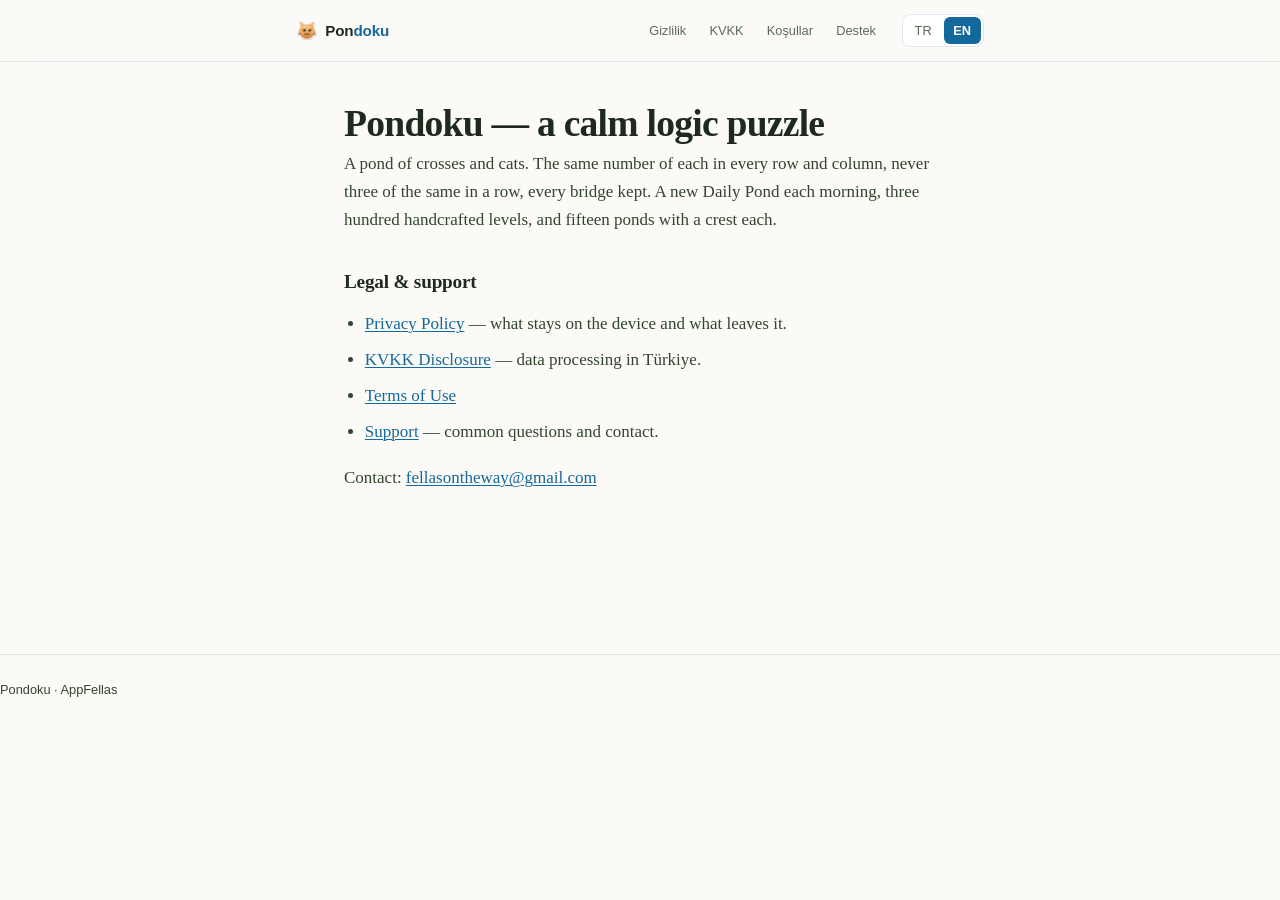
<file: index.html>
<!doctype html>
<html lang="tr">
<head>
<meta charset="utf-8">
<meta name="viewport" content="width=device-width, initial-scale=1">
<title>Pondoku — Yasal ve destek</title>
<meta name="description" content="Pondoku için gizlilik politikası, KVKK aydınlatma metni, kullanım koşulları ve destek.">
<link rel="icon" href="icon.png">
<link rel="stylesheet" href="style.css">
</head>
<body data-title-tr="Pondoku — Yasal ve destek" data-title-en="Pondoku — Legal & support">

<header>
  <div class="bar">
    <a class="brand" href="index.html"><img src="icon.png" alt="">Pon<span>doku</span></a>
    <nav class="chrome">
      <a href="privacy.html">Gizlilik</a>
      <a href="kvkk.html">KVKK</a>
      <a href="terms.html">Koşullar</a>
      <a href="support.html">Destek</a>
    </nav>
    <div class="lang">
      <button type="button" data-set-lang="tr" aria-pressed="true">TR</button>
      <button type="button" data-set-lang="en" aria-pressed="false">EN</button>
    </div>
  </div>
</header>

<main>

<div data-lang="tr" class="active">
  <h1>Pondoku — sakin bir mantık bulmacası</h1>
  <p>Gölet dolusu çarpı ve kedi. Her satır ve sütunda eşit sayıda, aynısından üç
  tane yan yana gelmeden, köprülere uyarak. Her sabah yeni bir Günün Göleti,
  üç yüz el yapımı bölüm, on beş gölet ve her birinin bir arması.</p>

  <h2>Yasal ve destek</h2>
  <ul>
    <li><a href="privacy.html">Gizlilik Politikası</a> — ne cihazda kalır, ne cihazdan çıkar.</li>
    <li><a href="kvkk.html">KVKK Aydınlatma Metni</a> — Türkiye'de veri işleme.</li>
    <li><a href="terms.html">Kullanım Koşulları</a></li>
    <li><a href="support.html">Destek</a> — sık sorulanlar ve iletişim.</li>
  </ul>
  <p>İletişim: <a href="mailto:fellasontheway@gmail.com">fellasontheway@gmail.com</a></p>
</div>

<div data-lang="en">
  <h1>Pondoku — a calm logic puzzle</h1>
  <p>A pond of crosses and cats. The same number of each in every row and
  column, never three of the same in a row, every bridge kept. A new Daily Pond
  each morning, three hundred handcrafted levels, and fifteen ponds with a crest
  each.</p>

  <h2>Legal &amp; support</h2>
  <ul>
    <li><a href="privacy.html">Privacy Policy</a> — what stays on the device and what leaves it.</li>
    <li><a href="kvkk.html">KVKK Disclosure</a> — data processing in Türkiye.</li>
    <li><a href="terms.html">Terms of Use</a></li>
    <li><a href="support.html">Support</a> — common questions and contact.</li>
  </ul>
  <p>Contact: <a href="mailto:fellasontheway@gmail.com">fellasontheway@gmail.com</a></p>
</div>

</main>

<footer>
  <p>Pondoku · AppFellas</p>
</footer>

<script src="lang.js"></script>
</body>
</html>
</file>
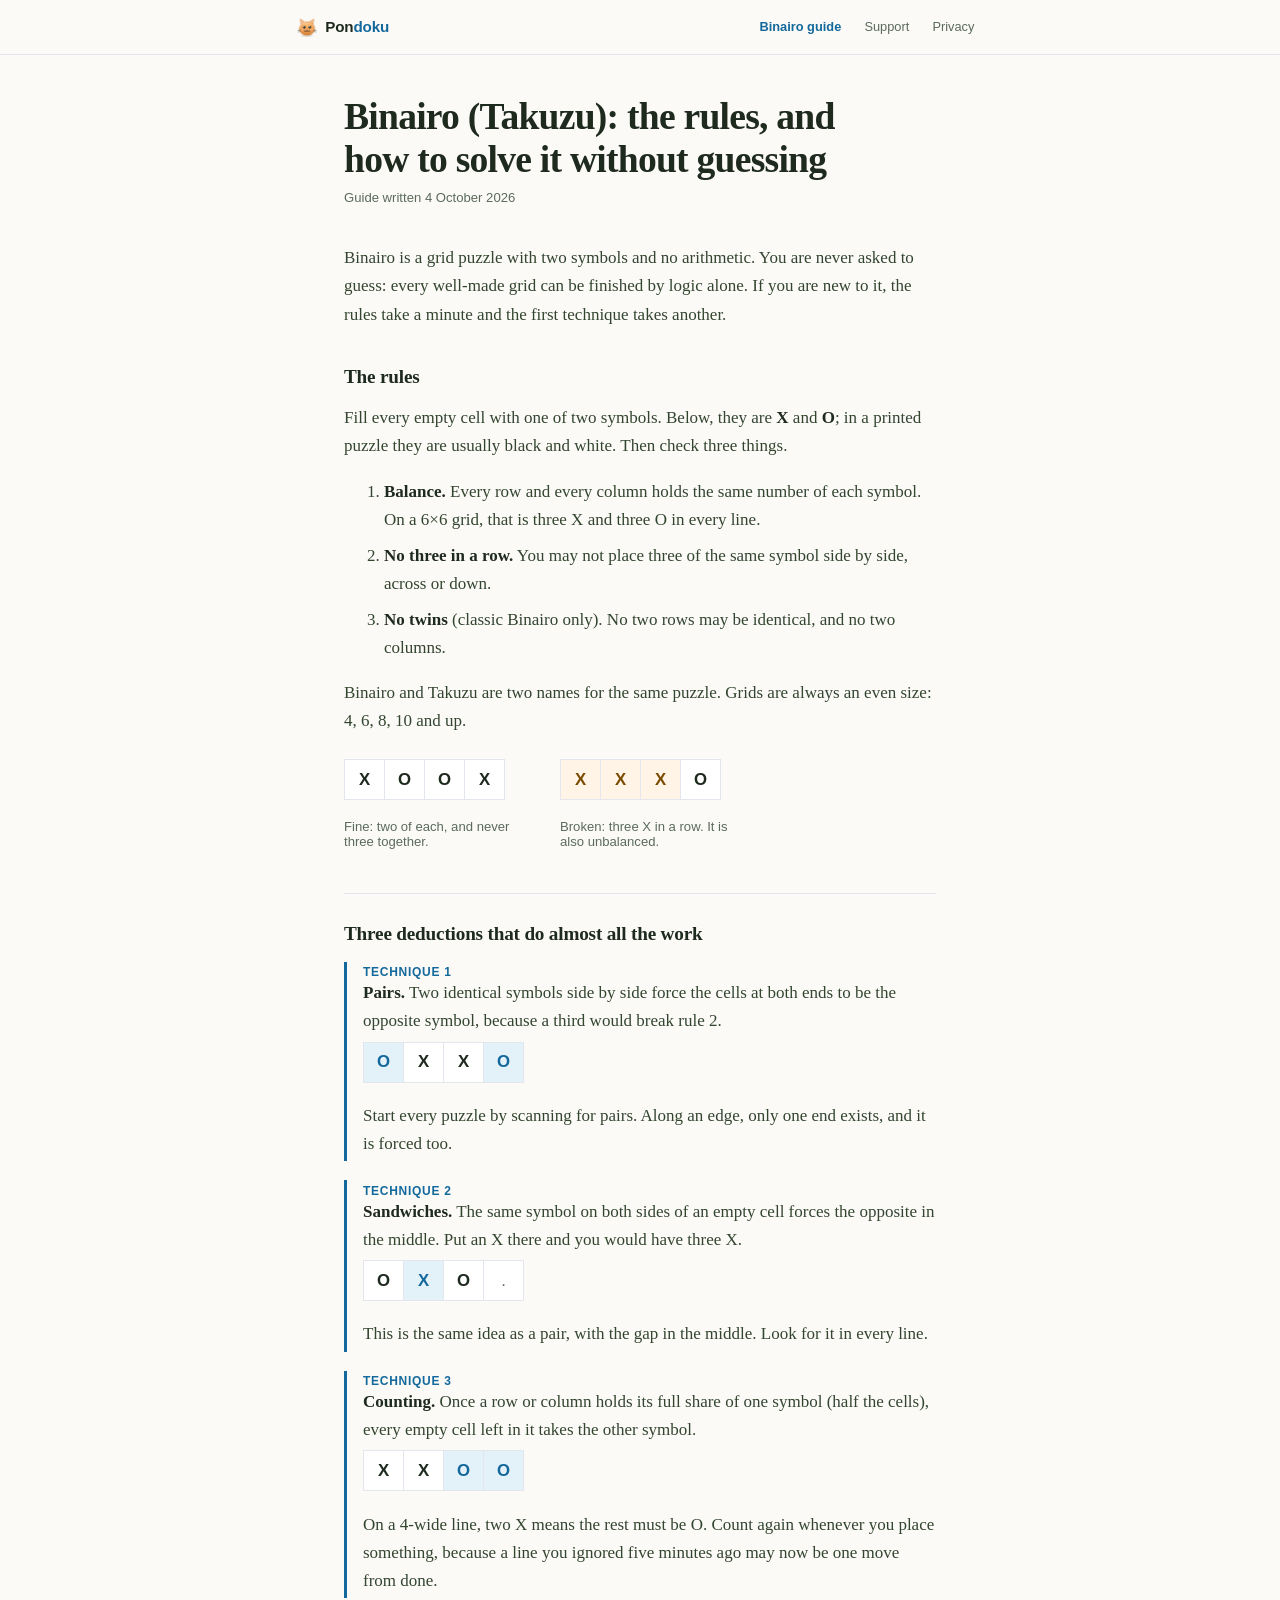
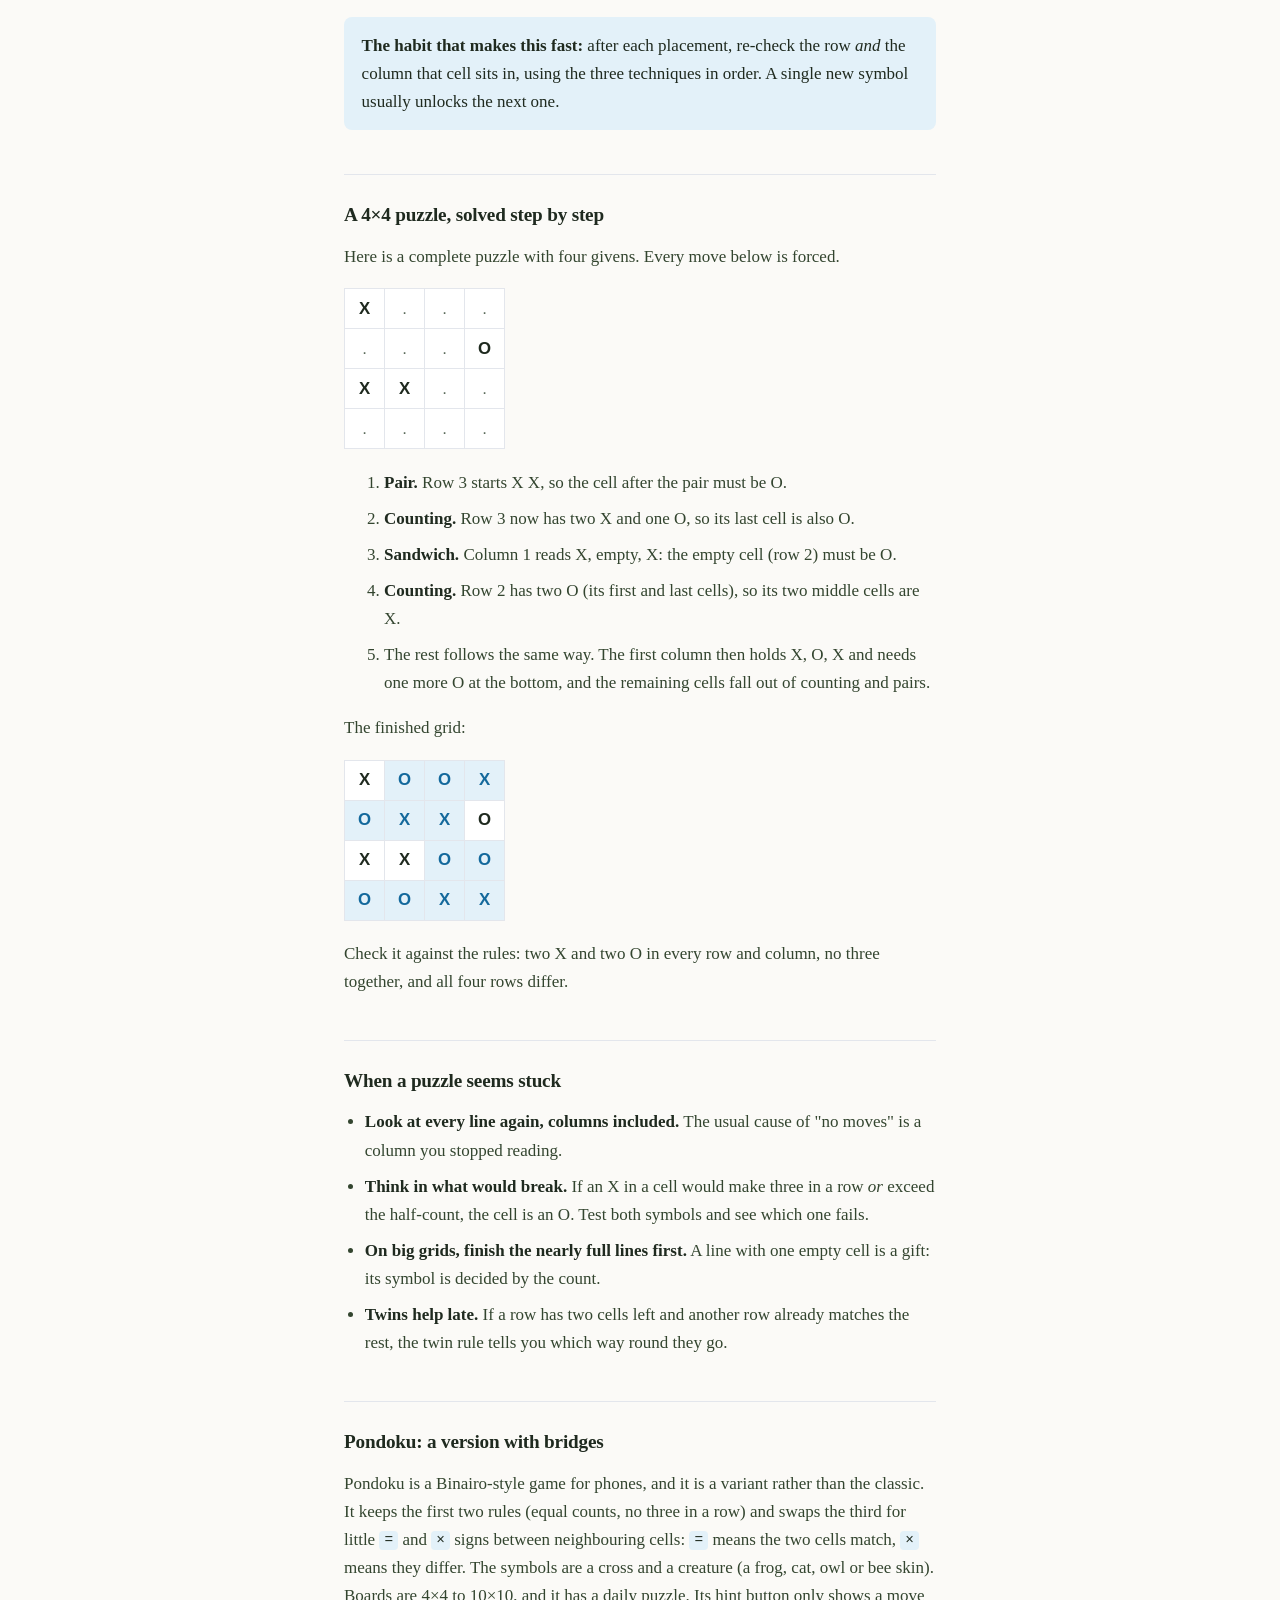
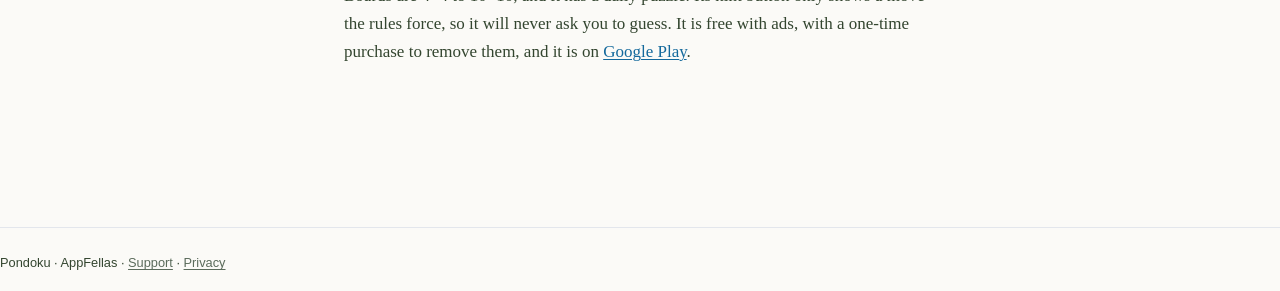
<file: binairo-rules.html>
<!doctype html>
<html lang="en">
<head>
<meta charset="utf-8">
<meta name="viewport" content="width=device-width, initial-scale=1">
<title>Binairo (Takuzu) rules and how to solve it, with a worked 4x4 example</title>
<meta name="description" content="The rules of Binairo, also called Takuzu, and the three deductions that solve most grids: pairs, sandwiches and counting. A 4x4 puzzle is solved step by step.">
<link rel="canonical" href="https://ibrahimbilgic.github.io/pondoku-legal/binairo-rules.html">
<link rel="icon" href="icon.png">
<link rel="stylesheet" href="style.css">
<style>
.g{border-collapse:collapse;margin:.4rem 0 1.2rem;font-family:-apple-system,BlinkMacSystemFont,'Segoe UI',Roboto,sans-serif}
.g td{width:2.5rem;height:2.5rem;text-align:center;border:1px solid var(--rule);background:var(--surface);color:var(--ink);font-weight:700;font-size:1.05rem}
.g td.e{color:var(--ink-mute);font-weight:400}
.g td.new{background:var(--accent-bg);color:var(--accent)}
.g td.bad{background:var(--warn-bg);color:var(--warn-ink)}
.pair{display:flex;flex-wrap:wrap;gap:1.5rem}
.pair figure{margin:0}
.pair figcaption{font:.82rem -apple-system,BlinkMacSystemFont,'Segoe UI',Roboto,sans-serif;color:var(--ink-mute);max-width:12rem}
.ladder{counter-reset:l;list-style:none;padding:0}
.ladder li{counter-increment:l;border-left:3px solid var(--accent);padding:.2rem 0 .2rem 1rem;margin:0 0 1.2rem}
.ladder li::before{content:"Technique " counter(l);display:block;font:600 .75rem -apple-system,BlinkMacSystemFont,'Segoe UI',Roboto,sans-serif;letter-spacing:.06em;text-transform:uppercase;color:var(--accent)}
.note{background:var(--accent-bg);border-radius:8px;padding:.9rem 1.1rem;margin:0 0 1.2rem}
</style>
<script type="application/ld+json">
{"@context":"https://schema.org","@type":"FAQPage","mainEntity":[
{"@type":"Question","name":"What are the rules of Binairo (Takuzu)?","acceptedAnswer":{"@type":"Answer","text":"Fill every cell of the grid with one of two symbols. Each row and each column must contain the same number of each symbol, and no row or column may have three of the same symbol in a row. In the classic game, no two rows may be identical and no two columns may be identical."}},
{"@type":"Question","name":"How do you solve Binairo without guessing?","acceptedAnswer":{"@type":"Answer","text":"Use three deductions. When two identical symbols sit side by side, both ends of the pair must be the other symbol. When the same symbol sits on both sides of a gap, the gap must be the other symbol. When a row or column already holds half of the cells in one symbol, every empty cell in it must be the other symbol."}},
{"@type":"Question","name":"Is Binairo the same as Takuzu?","acceptedAnswer":{"@type":"Answer","text":"Yes. Binairo and Takuzu are two names for the same binary logic puzzle, also seen as Tic-Tac-Logic or Binary Puzzle."}}
]}
</script>
</head>
<body>
<header>
  <div class="bar">
    <a class="brand" href="index.html"><img src="icon.png" alt="">Pon<span>doku</span></a>
    <nav class="chrome">
      <a href="binairo-rules.html" aria-current="page">Binairo guide</a>
      <a href="support.html">Support</a>
      <a href="privacy.html">Privacy</a>
    </nav>
  </div>
</header>

<main>
<h1>Binairo (Takuzu): the rules, and how to solve it without guessing</h1>
<p class="updated">Guide written 4 October 2026</p>

<p>Binairo is a grid puzzle with two symbols and no arithmetic. You are never asked to guess: every well-made grid can be
finished by logic alone. If you are new to it, the rules take a minute and the first technique takes another.</p>

<h2>The rules</h2>
<p>Fill every empty cell with one of two symbols. Below, they are <strong>X</strong> and <strong>O</strong>; in a printed
puzzle they are usually black and white. Then check three things.</p>
<ol>
  <li><strong>Balance.</strong> Every row and every column holds the same number of each symbol. On a 6&times;6 grid,
  that is three X and three O in every line.</li>
  <li><strong>No three in a row.</strong> You may not place three of the same symbol side by side, across or down.</li>
  <li><strong>No twins</strong> (classic Binairo only). No two rows may be identical, and no two columns.</li>
</ol>
<p>Binairo and Takuzu are two names for the same puzzle. Grids are always an even size: 4, 6, 8, 10 and up.</p>

<div class="pair">
  <figure>
    <table class="g"><tr><td>X</td><td>O</td><td>O</td><td>X</td></tr></table>
    <figcaption>Fine: two of each, and never three together.</figcaption>
  </figure>
  <figure>
    <table class="g"><tr><td class="bad">X</td><td class="bad">X</td><td class="bad">X</td><td>O</td></tr></table>
    <figcaption>Broken: three X in a row. It is also unbalanced.</figcaption>
  </figure>
</div>

<h2>Three deductions that do almost all the work</h2>
<ul class="ladder">
  <li><strong>Pairs.</strong> Two identical symbols side by side force the cells at both ends to be the opposite symbol,
  because a third would break rule 2.
  <table class="g"><tr><td class="new">O</td><td>X</td><td>X</td><td class="new">O</td></tr></table>
  Start every puzzle by scanning for pairs. Along an edge, only one end exists, and it is forced too.</li>

  <li><strong>Sandwiches.</strong> The same symbol on both sides of an empty cell forces the opposite in the middle. Put an
  X there and you would have three X.
  <table class="g"><tr><td>O</td><td class="new">X</td><td>O</td><td class="e">.</td></tr></table>
  This is the same idea as a pair, with the gap in the middle. Look for it in every line.</li>

  <li><strong>Counting.</strong> Once a row or column holds its full share of one symbol (half the cells), every empty cell
  left in it takes the other symbol.
  <table class="g"><tr><td>X</td><td>X</td><td class="new">O</td><td class="new">O</td></tr></table>
  On a 4-wide line, two X means the rest must be O. Count again whenever you place something, because a line you ignored
  five minutes ago may now be one move from done.</li>
</ul>

<div class="note"><strong>The habit that makes this fast:</strong> after each placement, re-check the row <em>and</em> the
column that cell sits in, using the three techniques in order. A single new symbol usually unlocks the next one.</div>

<h2>A 4&times;4 puzzle, solved step by step</h2>
<p>Here is a complete puzzle with four givens. Every move below is forced.</p>
<table class="g">
  <tr><td>X</td><td class="e">.</td><td class="e">.</td><td class="e">.</td></tr>
  <tr><td class="e">.</td><td class="e">.</td><td class="e">.</td><td>O</td></tr>
  <tr><td>X</td><td>X</td><td class="e">.</td><td class="e">.</td></tr>
  <tr><td class="e">.</td><td class="e">.</td><td class="e">.</td><td class="e">.</td></tr>
</table>
<ol>
  <li><strong>Pair.</strong> Row 3 starts X X, so the cell after the pair must be O.</li>
  <li><strong>Counting.</strong> Row 3 now has two X and one O, so its last cell is also O.</li>
  <li><strong>Sandwich.</strong> Column 1 reads X, empty, X: the empty cell (row 2) must be O.</li>
  <li><strong>Counting.</strong> Row 2 has two O (its first and last cells), so its two middle cells are X.</li>
  <li>The rest follows the same way. The first column then holds X, O, X and needs one more O at the bottom, and
  the remaining cells fall out of counting and pairs.</li>
</ol>
<p>The finished grid:</p>
<table class="g">
  <tr><td>X</td><td class="new">O</td><td class="new">O</td><td class="new">X</td></tr>
  <tr><td class="new">O</td><td class="new">X</td><td class="new">X</td><td>O</td></tr>
  <tr><td>X</td><td>X</td><td class="new">O</td><td class="new">O</td></tr>
  <tr><td class="new">O</td><td class="new">O</td><td class="new">X</td><td class="new">X</td></tr>
</table>
<p>Check it against the rules: two X and two O in every row and column, no three together, and all four rows differ.</p>

<h2>When a puzzle seems stuck</h2>
<ul>
  <li><strong>Look at every line again, columns included.</strong> The usual cause of "no moves" is a column you stopped reading.</li>
  <li><strong>Think in what would break.</strong> If an X in a cell would make three in a row <em>or</em> exceed the
  half-count, the cell is an O. Test both symbols and see which one fails.</li>
  <li><strong>On big grids, finish the nearly full lines first.</strong> A line with one empty cell is a gift: its symbol is
  decided by the count.</li>
  <li><strong>Twins help late.</strong> If a row has two cells left and another row already matches the rest, the twin rule
  tells you which way round they go.</li>
</ul>

<h2>Pondoku: a version with bridges</h2>
<p>Pondoku is a Binairo-style game for phones, and it is a variant rather than the classic. It keeps the first two rules (equal
counts, no three in a row) and swaps the third for little <code>=</code> and <code>&times;</code> signs between neighbouring
cells: <code>=</code> means the two cells match, <code>&times;</code> means they differ. The symbols are a cross and a creature
(a frog, cat, owl or bee skin). Boards are 4&times;4 to 10&times;10, and it has a daily puzzle. Its hint button only shows a
move the rules force, so it will never ask you to guess. It is free with ads, with a one-time purchase to remove them, and it
is on
<a href="https://play.google.com/store/apps/details?id=com.appfellas.pondoku&amp;referrer=utm_source%3Dweb%26utm_medium%3Drules_page%26utm_campaign%3Dorganic">Google Play</a>.</p>
</main>

<footer>
  <p>Pondoku &middot; AppFellas &middot; <a href="support.html">Support</a> &middot; <a href="privacy.html">Privacy</a></p>
</footer>
</body>
</html>
</file>
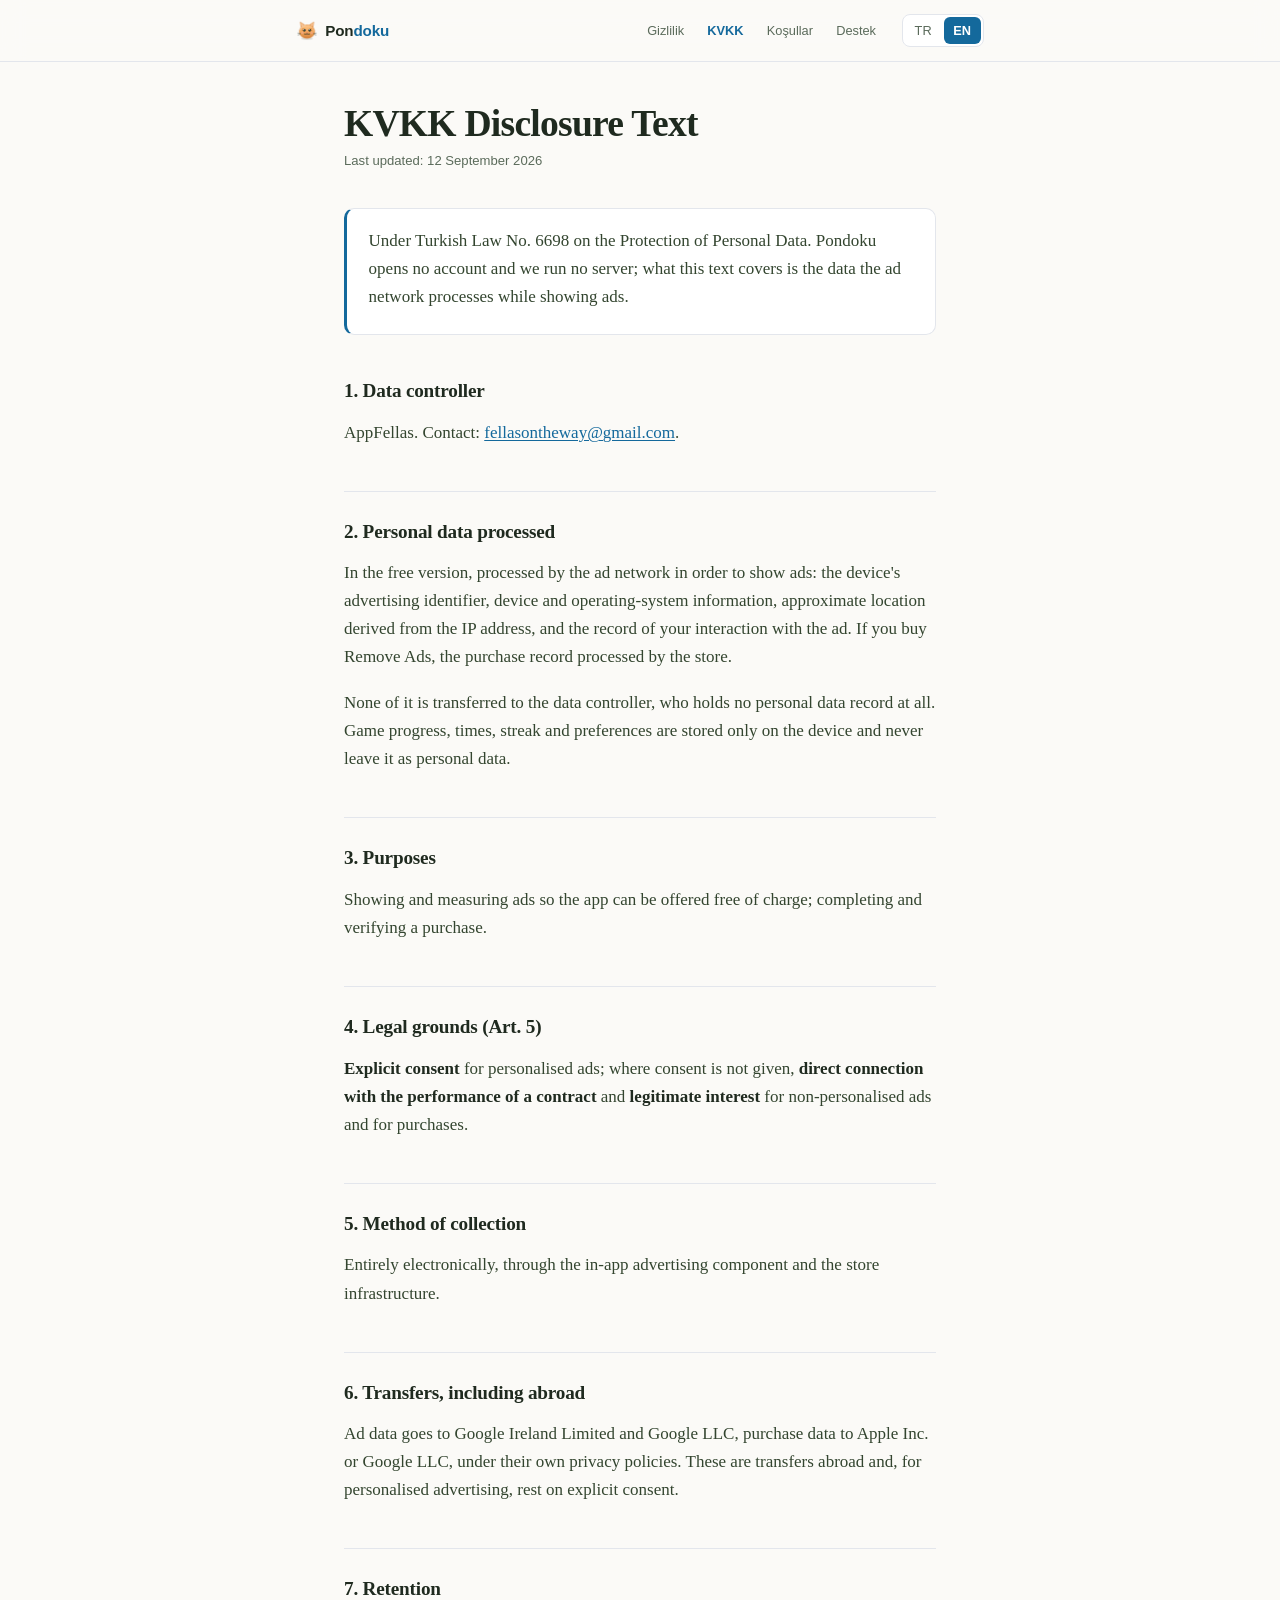
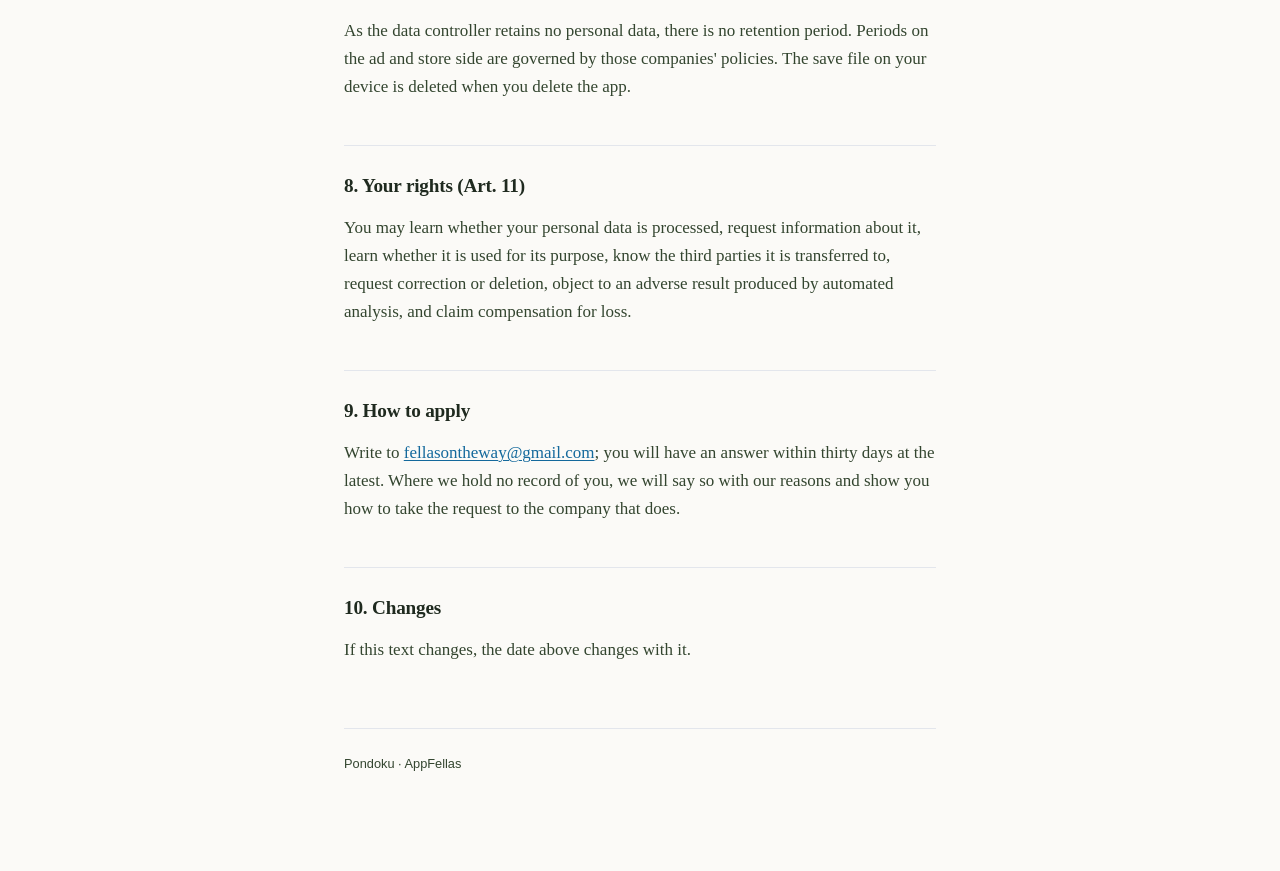
<file: kvkk.html>
<!doctype html>
<html lang="tr">
<head>
<meta charset="utf-8">
<meta name="viewport" content="width=device-width, initial-scale=1">
<title>Pondoku — KVKK Aydınlatma Metni</title>
<meta name="description" content="Pondoku KVKK aydınlatma metni: veri sorumlusu, işlenen veriler, hukuki sebep, aktarım ve haklar.">
<link rel="icon" href="icon.png">
<link rel="stylesheet" href="style.css">
</head>
<body data-title-tr="Pondoku — KVKK Aydınlatma Metni" data-title-en="Pondoku — KVKK Disclosure Text">

<header>
  <div class="bar">
    <a class="brand" href="index.html"><img src="icon.png" alt="">Pon<span>doku</span></a>
    <nav class="chrome">
      <a href="privacy.html">Gizlilik</a>
      <a href="kvkk.html" aria-current="page">KVKK</a>
      <a href="terms.html">Koşullar</a>
      <a href="support.html">Destek</a>
    </nav>
    <div class="lang">
      <button type="button" data-set-lang="tr" aria-pressed="true">TR</button>
      <button type="button" data-set-lang="en" aria-pressed="false">EN</button>
    </div>
  </div>
</header>

<main>

<div data-lang="tr" class="active">
  <h1>KVKK Aydınlatma Metni</h1>
  <p class="updated">Son güncelleme: 12 Eylül 2026</p>

  <div class="ozet">
    <p>6698 sayılı Kişisel Verilerin Korunması Kanunu kapsamında. Pondoku bir
    hesap açmaz ve bizim bir sunucumuz yoktur; bu metnin konusu, reklam
    gösterimi sırasında reklam ağı tarafından işlenen veridir.</p>
  </div>

  <h2>1. Veri sorumlusu</h2>
  <p>AppFellas. İletişim:
  <a href="mailto:fellasontheway@gmail.com">fellasontheway@gmail.com</a>.</p>

  <h2>2. İşlenen kişisel veriler</h2>
  <p>Uygulamanın ücretsiz sürümünde, reklam gösterimi için reklam ağı tarafından
  işlenenler: cihazın reklam kimliği, cihaz ve işletim sistemi bilgisi, IP
  adresinden çıkarılan yaklaşık konum ve reklamla etkileşim kaydı. Reklamları
  kaldırmayı satın alırsan mağaza tarafından işlenen satın alma kaydı.</p>
  <p>Bunların hiçbiri veri sorumlusuna aktarılmaz; veri sorumlusunun elinde
  tuttuğu bir kişisel veri kaydı bulunmamaktadır. Oyun ilerlemesi, süreler,
  seri ve tercihler yalnız cihazda saklanır ve kişisel veri olarak dışarı
  çıkmaz.</p>

  <h2>3. İşleme amaçları</h2>
  <p>Uygulamanın ücretsiz sunulabilmesi için reklam gösterimi ve ölçümü;
  satın alma işleminin tamamlanması ve doğrulanması.</p>

  <h2>4. Hukuki sebepler (KVKK m.5)</h2>
  <p>Kişiselleştirilmiş reklam için <strong>açık rıza</strong> (m.5/1); rıza
  verilmediğinde kişiselleştirilmemiş reklam gösterimi ve satın alma işlemi için
  <strong>sözleşmenin kurulması veya ifasıyla doğrudan ilgili olma</strong>
  (m.5/2-c) ve <strong>meşru menfaat</strong> (m.5/2-f).</p>

  <h2>5. Toplama yöntemi</h2>
  <p>Tamamen elektronik olarak, uygulama içindeki reklam bileşeni ve mağaza
  altyapısı aracılığıyla.</p>

  <h2>6. Aktarım ve yurt dışına aktarım</h2>
  <p>Reklam verisi Google Ireland Limited ve Google LLC'ye, satın alma verisi
  Apple Inc. ya da Google LLC'ye, kendi gizlilik politikaları kapsamında
  aktarılır. Bu aktarım yurt dışına aktarım niteliğindedir ve
  kişiselleştirilmiş reklam bakımından açık rızaya dayanır.</p>

  <h2>7. Saklama süresi</h2>
  <p>Veri sorumlusu nezdinde saklanan kişisel veri bulunmadığından bir saklama
  süresi de bulunmamaktadır. Reklam ve mağaza tarafındaki süreler ilgili
  şirketlerin politikalarına tabidir. Cihazdaki oyun kaydı, uygulamayı
  sildiğinde silinir.</p>

  <h2>8. İlgili kişinin hakları (KVKK m.11)</h2>
  <p>Kişisel verinin işlenip işlenmediğini öğrenme, işlenmişse bilgi talep etme,
  amacına uygun kullanılıp kullanılmadığını öğrenme, aktarıldığı üçüncü kişileri
  bilme, düzeltilmesini veya silinmesini isteme, otomatik sistemlerle yapılan
  analiz sonucu aleyhine bir sonuç doğmasına itiraz etme ve zararın giderilmesini
  talep etme haklarına sahipsin.</p>

  <h2>9. Başvuru yolu</h2>
  <p>Başvurularını <a href="mailto:fellasontheway@gmail.com">fellasontheway@gmail.com</a>
  adresine iletebilirsin; en geç otuz gün içinde yanıtlanır. Bizde bir kaydın
  olmadığı hâllerde bunu gerekçesiyle bildiririz ve talebini doğrudan ilgili
  şirkete nasıl ileteceğini gösteririz.</p>

  <h2>10. Değişiklikler</h2>
  <p>Metin değişirse üstündeki tarih değişir.</p>
</div>

<div data-lang="en">
  <h1>KVKK Disclosure Text</h1>
  <p class="updated">Last updated: 12 September 2026</p>

  <div class="ozet">
    <p>Under Turkish Law No. 6698 on the Protection of Personal Data. Pondoku
    opens no account and we run no server; what this text covers is the data
    the ad network processes while showing ads.</p>
  </div>

  <h2>1. Data controller</h2>
  <p>AppFellas. Contact:
  <a href="mailto:fellasontheway@gmail.com">fellasontheway@gmail.com</a>.</p>

  <h2>2. Personal data processed</h2>
  <p>In the free version, processed by the ad network in order to show ads: the
  device's advertising identifier, device and operating-system information,
  approximate location derived from the IP address, and the record of your
  interaction with the ad. If you buy Remove Ads, the purchase record processed
  by the store.</p>
  <p>None of it is transferred to the data controller, who holds no personal
  data record at all. Game progress, times, streak and preferences are stored
  only on the device and never leave it as personal data.</p>

  <h2>3. Purposes</h2>
  <p>Showing and measuring ads so the app can be offered free of charge;
  completing and verifying a purchase.</p>

  <h2>4. Legal grounds (Art. 5)</h2>
  <p><strong>Explicit consent</strong> for personalised ads; where consent is
  not given, <strong>direct connection with the performance of a contract</strong>
  and <strong>legitimate interest</strong> for non-personalised ads and for
  purchases.</p>

  <h2>5. Method of collection</h2>
  <p>Entirely electronically, through the in-app advertising component and the
  store infrastructure.</p>

  <h2>6. Transfers, including abroad</h2>
  <p>Ad data goes to Google Ireland Limited and Google LLC, purchase data to
  Apple Inc. or Google LLC, under their own privacy policies. These are
  transfers abroad and, for personalised advertising, rest on explicit consent.</p>

  <h2>7. Retention</h2>
  <p>As the data controller retains no personal data, there is no retention
  period. Periods on the ad and store side are governed by those companies'
  policies. The save file on your device is deleted when you delete the app.</p>

  <h2>8. Your rights (Art. 11)</h2>
  <p>You may learn whether your personal data is processed, request information
  about it, learn whether it is used for its purpose, know the third parties it
  is transferred to, request correction or deletion, object to an adverse result
  produced by automated analysis, and claim compensation for loss.</p>

  <h2>9. How to apply</h2>
  <p>Write to <a href="mailto:fellasontheway@gmail.com">fellasontheway@gmail.com</a>;
  you will have an answer within thirty days at the latest. Where we hold no
  record of you, we will say so with our reasons and show you how to take the
  request to the company that does.</p>

  <h2>10. Changes</h2>
  <p>If this text changes, the date above changes with it.</p>
</div>



<footer>
  <p>Pondoku · AppFellas</p>
</footer>

<script src="lang.js"></script>
</body>
</html>
</file>
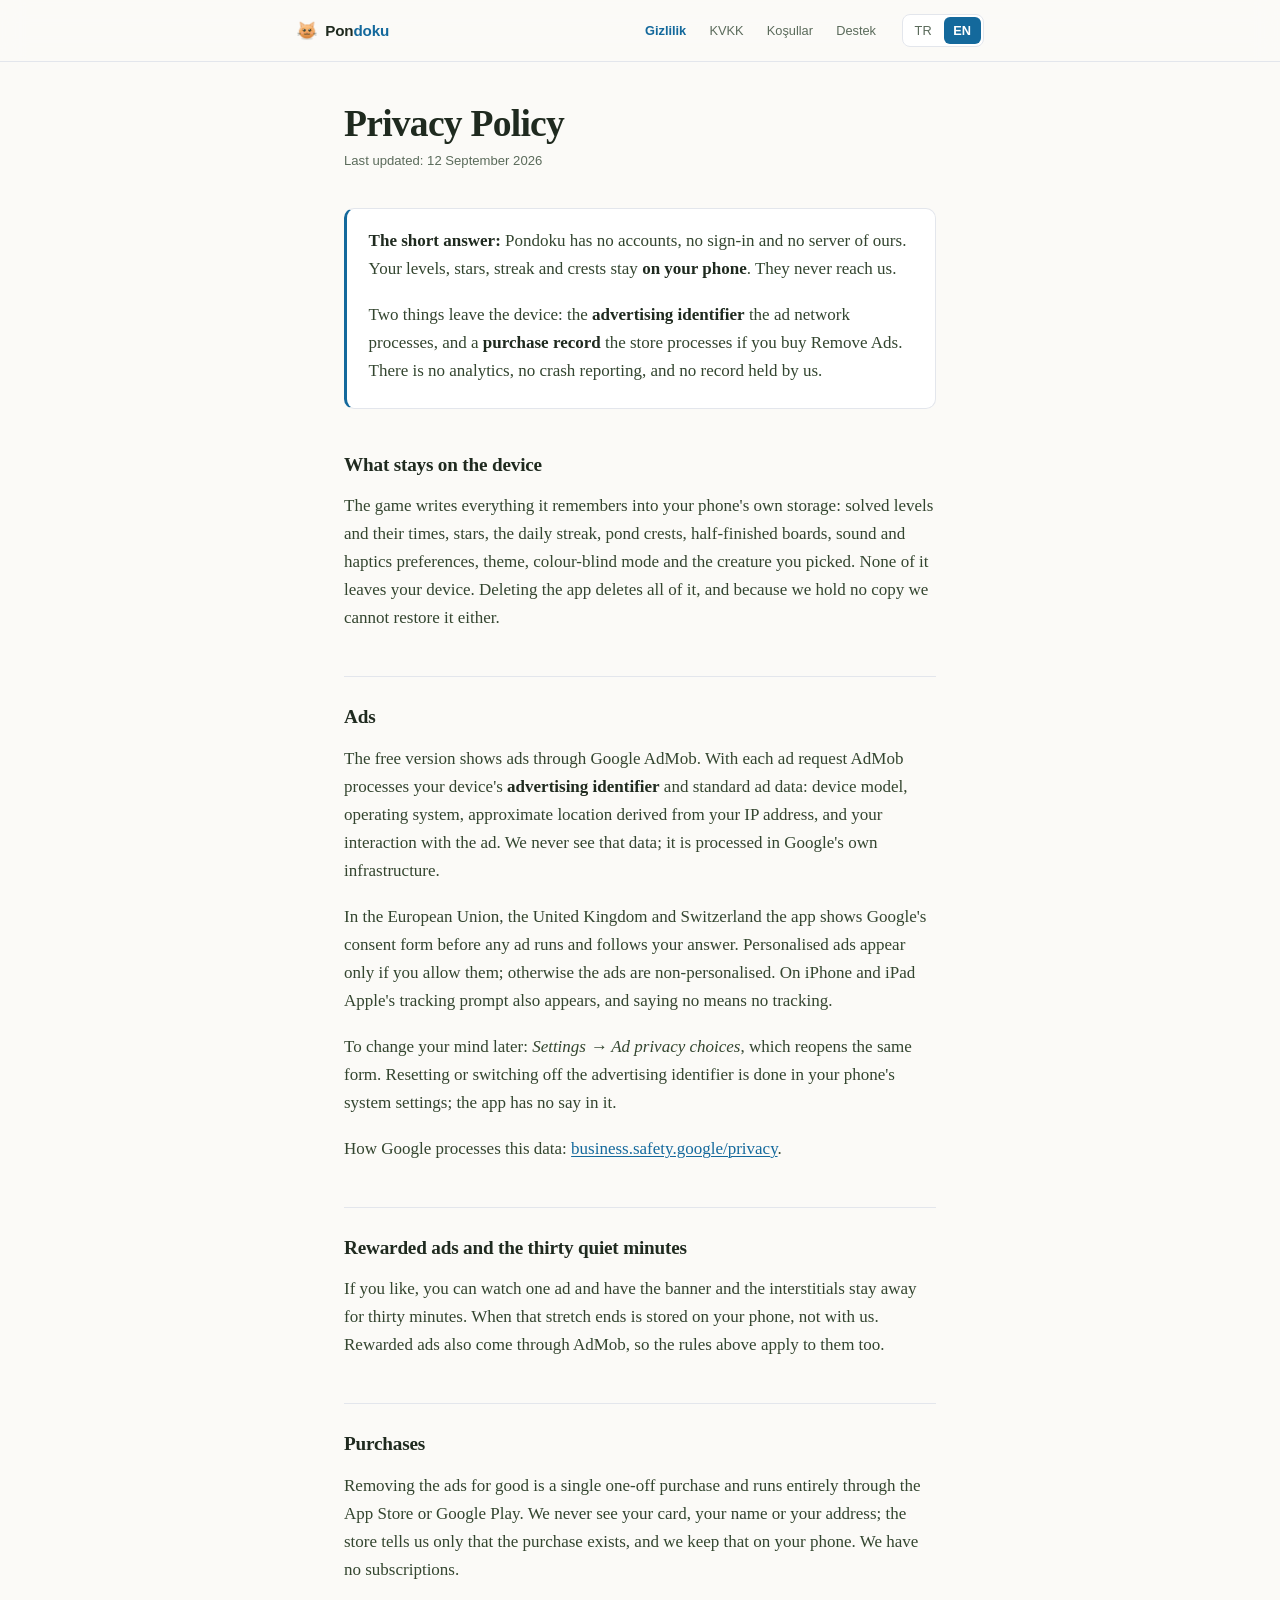
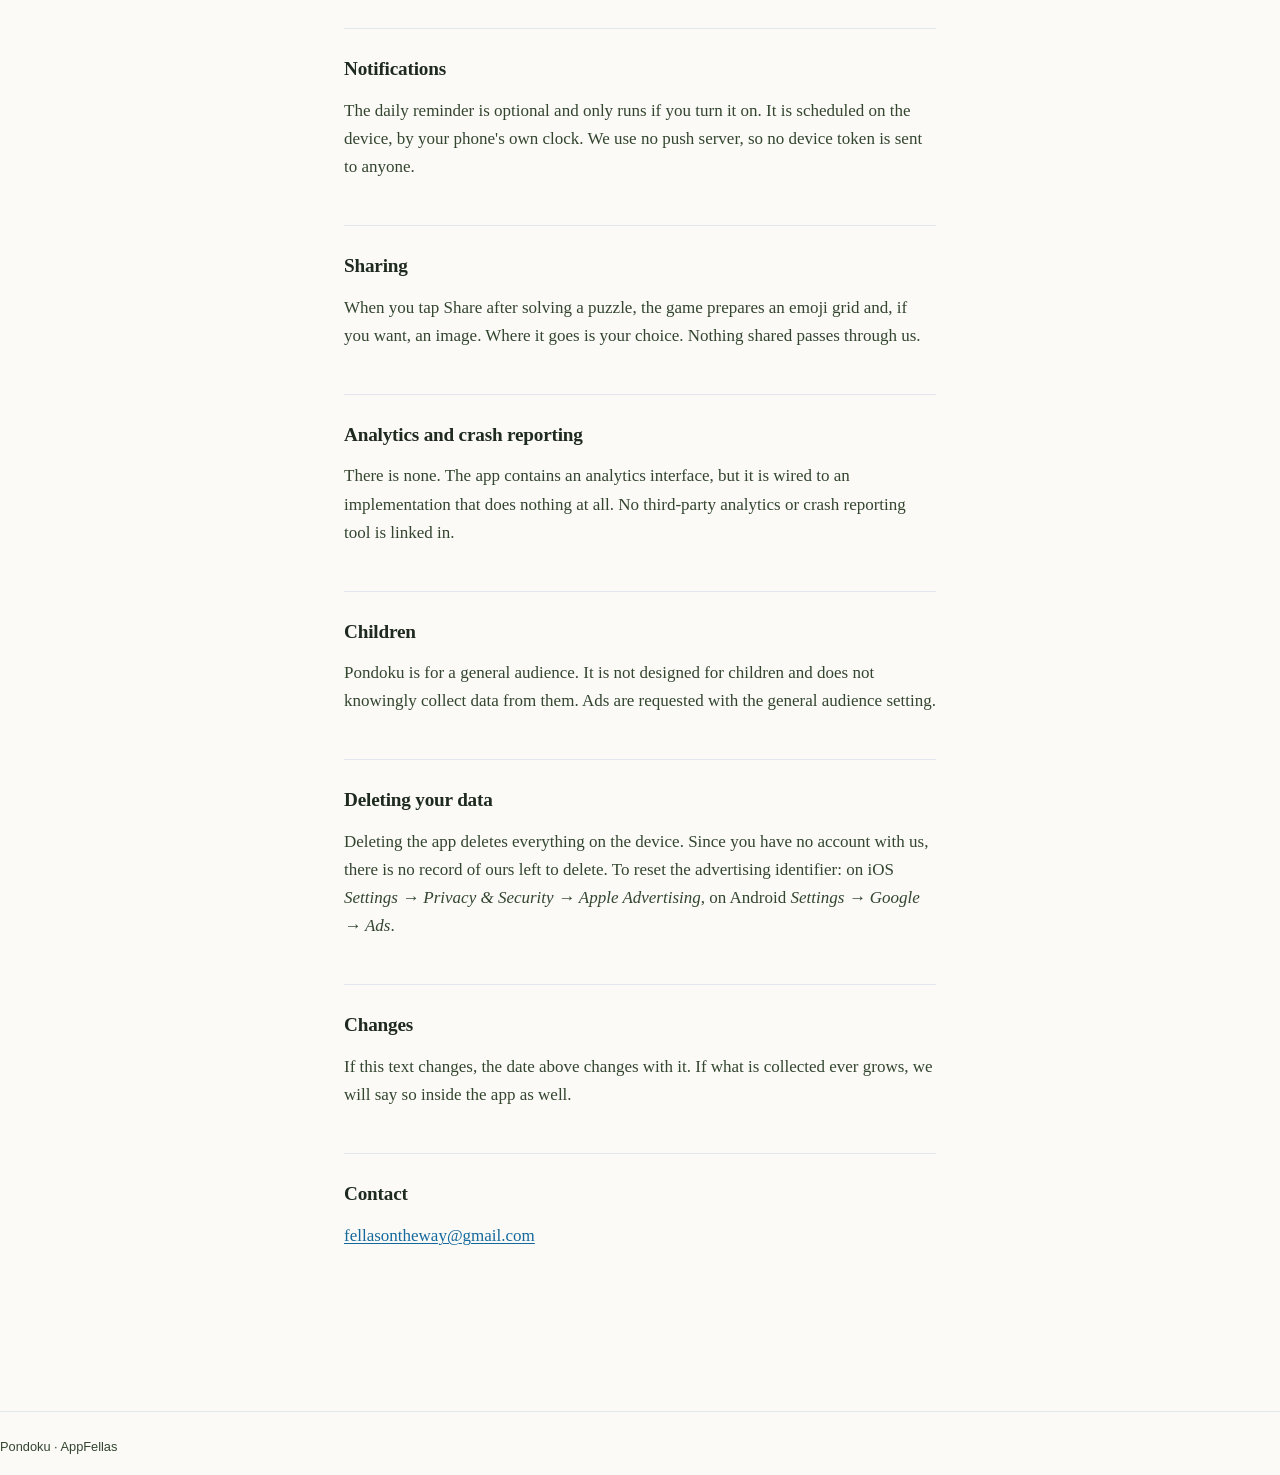
<file: privacy.html>
<!doctype html>
<html lang="tr">
<head>
<meta charset="utf-8">
<meta name="viewport" content="width=device-width, initial-scale=1">
<title>Pondoku — Gizlilik Politikası</title>
<meta name="description" content="Pondoku gizlilik politikası: hangi veriler cihazda kalır, cihazdan ne çıkar, kimlerle paylaşılır ve nasıl silinir.">
<link rel="icon" href="icon.png">
<link rel="stylesheet" href="style.css">
</head>
<body data-title-tr="Pondoku — Gizlilik Politikası" data-title-en="Pondoku — Privacy Policy">

<header>
  <div class="bar">
    <a class="brand" href="index.html"><img src="icon.png" alt="">Pon<span>doku</span></a>
    <nav class="chrome">
      <a href="privacy.html" aria-current="page">Gizlilik</a>
      <a href="kvkk.html">KVKK</a>
      <a href="terms.html">Koşullar</a>
      <a href="support.html">Destek</a>
    </nav>
    <div class="lang">
      <button type="button" data-set-lang="tr" aria-pressed="true">TR</button>
      <button type="button" data-set-lang="en" aria-pressed="false">EN</button>
    </div>
  </div>
</header>

<main>

<div data-lang="tr" class="active">
  <h1>Gizlilik Politikası</h1>
  <p class="updated">Son güncelleme: 12 Eylül 2026</p>

  <div class="ozet">
    <p><strong>Kısa cevap:</strong> Pondoku hesap açmaz, giriş istemez ve bizim
    bir sunucumuz yoktur. Bölümlerin, yıldızların, serin ve armaların
    <strong>yalnız telefonunda</strong> durur; bize hiç gelmez.</p>
    <p>Cihazdan çıkan iki şey vardır: reklam ağının işlediği <strong>reklam
    kimliği</strong> ve reklamları kaldırmayı satın alırsan mağazanın işlediği
    <strong>satın alma kaydı</strong>. Analitik yoktur, çökme bildirimi yoktur,
    bizim tuttuğumuz hiçbir kayıt yoktur.</p>
  </div>

  <h2>Cihazda kalanlar</h2>
  <p>Oyun, hatırladığı her şeyi telefonunun kendi depolama alanına yazar: çözülen
  bölümler ve süreleri, yıldızlar, günlük serisi, gölet armaları, yarım kalmış
  tahtalar, ses ve titreşim tercihleri, tema, renk körü modu ve seçtiğin
  karakter. Bunların hiçbiri cihazından çıkmaz. Uygulamayı sildiğinde hepsi
  silinir; bizde bir kopyası olmadığı için geri getirmemiz de mümkün değildir.</p>

  <h2>Reklamlar</h2>
  <p>Ücretsiz sürümde Google AdMob reklam gösterir. AdMob, reklam isteğiyle
  birlikte cihazının <strong>reklam kimliğini</strong> ve standart reklam
  verisini işler: cihaz modeli, işletim sistemi, IP adresinden çıkarılan yaklaşık
  konum ve reklamla etkileşimin. Bu veriyi biz görmeyiz, bize gelmez; AdMob'un
  kendi altyapısında işlenir.</p>
  <p>Avrupa Birliği, Birleşik Krallık ve İsviçre'de uygulama, reklamlar
  başlamadan önce Google'ın onay formunu gösterir ve cevabına uyar. Kişiselleştirilmiş
  reklam yalnız izin verdiysen gösterilir; vermediysen kişiselleştirilmemiş
  reklam gösterilir. iPhone ve iPad'de ayrıca Apple'ın izleme izni sorusu
  çıkar; hayır dersen izleme yapılmaz.</p>
  <p>Kararını sonra değiştirmek istersen: <em>Ayarlar → Reklam gizlilik
  seçenekleri</em>. Aynı formu tekrar açar. Reklam kimliğini sıfırlamak ya da
  tamamen kapatmak telefonunun sistem ayarlarından yapılır; uygulama buna
  karışmaz.</p>
  <p>Google'ın bu veriyi nasıl işlediği:
  <a href="https://business.safety.google/privacy/">business.safety.google/privacy</a>.</p>

  <h2>Ödüllü reklam ve yarım saatlik sessizlik</h2>
  <p>İstersen bir reklam izleyip otuz dakika boyunca banner ve araya giren
  reklamları kapatabilirsin. Bu sürenin bittiği zaman telefonunda tutulur,
  bizde değil. Ödüllü reklamlar da AdMob üzerinden gelir, yukarıdaki kural
  onlar için de geçerlidir.</p>

  <h2>Satın alma</h2>
  <p>Reklamları kalıcı kaldırma tek seferlik bir alışverişdir ve tamamen App
  Store ya da Google Play üzerinden yürür. Kart bilgini, adını, adresini biz
  görmeyiz; mağaza bize yalnız "bu alışveriş var" bilgisini döner, biz de onu
  telefonunda saklarız. Aboneliğimiz yoktur.</p>

  <h2>Bildirimler</h2>
  <p>Günlük hatırlatıcı tamamen isteğe bağlıdır ve ancak sen açarsan çalışır.
  Hatırlatma telefonun kendi saatiyle, cihazda planlanır. Bir bildirim
  sunucusu kullanmıyoruz, yani bize bir cihaz kimliği gönderilmez.</p>

  <h2>Paylaşma</h2>
  <p>Bir bulmacayı çözdükten sonra Paylaş'a basarsan oyun bir emoji ızgarası ve
  istersen bir görsel hazırlar; bunu nereye göndereceğine sen karar verirsin.
  Paylaşılan şey bizden geçmez.</p>

  <h2>Analitik ve çökme bildirimi</h2>
  <p>Yoktur. Uygulamada bir analitik arayüzü bulunur ama hiçbir yere veri
  göndermez; kodda hiçbir şey yapmayan bir uygulamayla bağlıdır. Üçüncü taraf
  bir analitik ya da çökme bildirim aracı da bağlı değildir.</p>

  <h2>Çocuklar</h2>
  <p>Pondoku genel kitleye yöneliktir, çocuklara özel olarak tasarlanmamıştır ve
  bilerek çocuklardan veri toplamaz. Reklamlar genel kitle ayarıyla istenir.</p>

  <h2>Verinin silinmesi</h2>
  <p>Uygulamayı silmek cihazdaki her şeyi siler. Bizde bir hesabın olmadığı için
  silmemiz gereken bir kaydımız da yoktur. Reklam kimliğini sıfırlamak
  istiyorsan: iOS'ta <em>Ayarlar → Gizlilik ve Güvenlik → Apple Reklamcılık</em>,
  Android'de <em>Ayarlar → Google → Reklamlar</em>.</p>

  <h2>Değişiklikler</h2>
  <p>Bu metin değişirse üstündeki tarih değişir. Toplanan veride bir genişleme
  olursa bunu uygulama içinde de söyleriz.</p>

  <h2>İletişim</h2>
  <p><a href="mailto:fellasontheway@gmail.com">fellasontheway@gmail.com</a></p>
</div>

<div data-lang="en">
  <h1>Privacy Policy</h1>
  <p class="updated">Last updated: 12 September 2026</p>

  <div class="ozet">
    <p><strong>The short answer:</strong> Pondoku has no accounts, no sign-in
    and no server of ours. Your levels, stars, streak and crests stay
    <strong>on your phone</strong>. They never reach us.</p>
    <p>Two things leave the device: the <strong>advertising identifier</strong>
    the ad network processes, and a <strong>purchase record</strong> the store
    processes if you buy Remove Ads. There is no analytics, no crash reporting,
    and no record held by us.</p>
  </div>

  <h2>What stays on the device</h2>
  <p>The game writes everything it remembers into your phone's own storage:
  solved levels and their times, stars, the daily streak, pond crests,
  half-finished boards, sound and haptics preferences, theme, colour-blind mode
  and the creature you picked. None of it leaves your device. Deleting the app
  deletes all of it, and because we hold no copy we cannot restore it either.</p>

  <h2>Ads</h2>
  <p>The free version shows ads through Google AdMob. With each ad request
  AdMob processes your device's <strong>advertising identifier</strong> and
  standard ad data: device model, operating system, approximate location
  derived from your IP address, and your interaction with the ad. We never see
  that data; it is processed in Google's own infrastructure.</p>
  <p>In the European Union, the United Kingdom and Switzerland the app shows
  Google's consent form before any ad runs and follows your answer.
  Personalised ads appear only if you allow them; otherwise the ads are
  non-personalised. On iPhone and iPad Apple's tracking prompt also appears,
  and saying no means no tracking.</p>
  <p>To change your mind later: <em>Settings → Ad privacy choices</em>, which
  reopens the same form. Resetting or switching off the advertising identifier
  is done in your phone's system settings; the app has no say in it.</p>
  <p>How Google processes this data:
  <a href="https://business.safety.google/privacy/">business.safety.google/privacy</a>.</p>

  <h2>Rewarded ads and the thirty quiet minutes</h2>
  <p>If you like, you can watch one ad and have the banner and the interstitials
  stay away for thirty minutes. When that stretch ends is stored on your phone,
  not with us. Rewarded ads also come through AdMob, so the rules above apply
  to them too.</p>

  <h2>Purchases</h2>
  <p>Removing the ads for good is a single one-off purchase and runs entirely
  through the App Store or Google Play. We never see your card, your name or
  your address; the store tells us only that the purchase exists, and we keep
  that on your phone. We have no subscriptions.</p>

  <h2>Notifications</h2>
  <p>The daily reminder is optional and only runs if you turn it on. It is
  scheduled on the device, by your phone's own clock. We use no push server, so
  no device token is sent to anyone.</p>

  <h2>Sharing</h2>
  <p>When you tap Share after solving a puzzle, the game prepares an emoji grid
  and, if you want, an image. Where it goes is your choice. Nothing shared
  passes through us.</p>

  <h2>Analytics and crash reporting</h2>
  <p>There is none. The app contains an analytics interface, but it is wired to
  an implementation that does nothing at all. No third-party analytics or crash
  reporting tool is linked in.</p>

  <h2>Children</h2>
  <p>Pondoku is for a general audience. It is not designed for children and does
  not knowingly collect data from them. Ads are requested with the general
  audience setting.</p>

  <h2>Deleting your data</h2>
  <p>Deleting the app deletes everything on the device. Since you have no
  account with us, there is no record of ours left to delete. To reset the
  advertising identifier: on iOS <em>Settings → Privacy &amp; Security → Apple
  Advertising</em>, on Android <em>Settings → Google → Ads</em>.</p>

  <h2>Changes</h2>
  <p>If this text changes, the date above changes with it. If what is collected
  ever grows, we will say so inside the app as well.</p>

  <h2>Contact</h2>
  <p><a href="mailto:fellasontheway@gmail.com">fellasontheway@gmail.com</a></p>
</div>

</main>

<footer>
  <p>Pondoku · AppFellas</p>
</footer>

<script src="lang.js"></script>
</body>
</html>
</file>
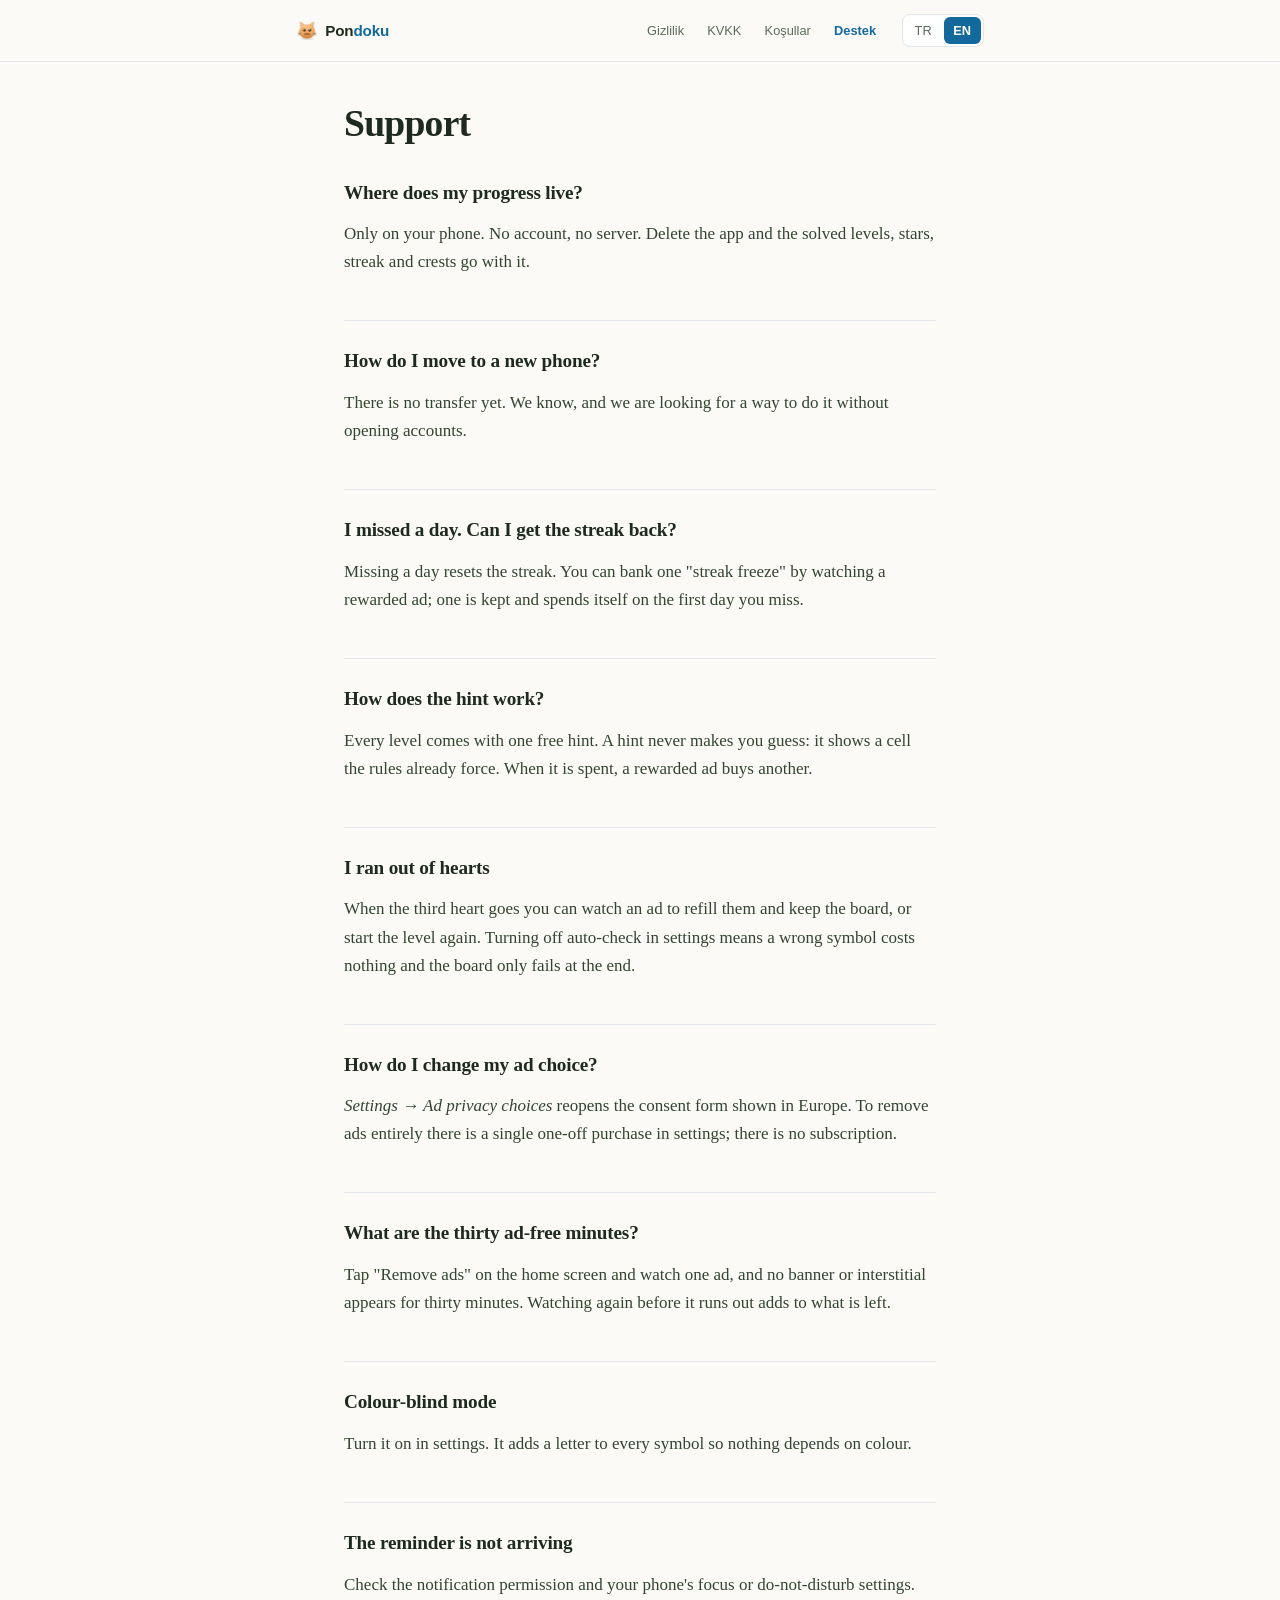
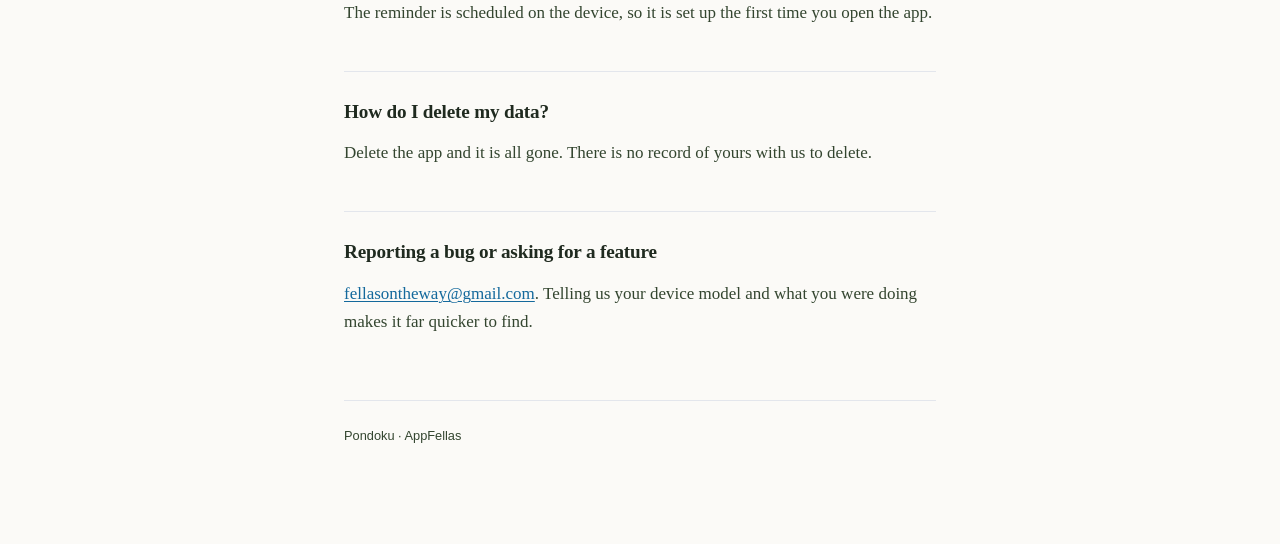
<file: support.html>
<!doctype html>
<html lang="tr">
<head>
<meta charset="utf-8">
<meta name="viewport" content="width=device-width, initial-scale=1">
<title>Pondoku — Destek</title>
<meta name="description" content="Pondoku destek: ilerleme nerede durur, seri nasıl korunur, reklam tercihi nasıl değişir, ipucu nasıl çalışır.">
<link rel="icon" href="icon.png">
<link rel="stylesheet" href="style.css">
</head>
<body data-title-tr="Pondoku — Destek" data-title-en="Pondoku — Support">

<header>
  <div class="bar">
    <a class="brand" href="index.html"><img src="icon.png" alt="">Pon<span>doku</span></a>
    <nav class="chrome">
      <a href="privacy.html">Gizlilik</a>
      <a href="kvkk.html">KVKK</a>
      <a href="terms.html">Koşullar</a>
      <a href="support.html" aria-current="page">Destek</a>
    </nav>
    <div class="lang">
      <button type="button" data-set-lang="tr" aria-pressed="true">TR</button>
      <button type="button" data-set-lang="en" aria-pressed="false">EN</button>
    </div>
  </div>
</header>

<main>

<div data-lang="tr" class="active">
  <h1>Destek</h1>

  <h2>İlerlemem nerede duruyor?</h2>
  <p>Yalnız telefonunda. Bir hesap yok, sunucu yok. Uygulamayı silersen çözülen
  bölümler, yıldızlar, seri ve armalar da gider.</p>

  <h2>Yeni telefona nasıl taşırım?</h2>
  <p>Şu an bir taşıma yolu yok. Bunu biliyoruz ve hesap açmadan çözmenin bir
  yolunu arıyoruz.</p>

  <h2>Seriyi kaçırdım, geri gelir mi?</h2>
  <p>Bir günü kaçırdığında seri sıfırlanır. Ödüllü reklam izleyip bir "seri
  dondurma" biriktirebilirsin; bir tane saklanır ve kaçırdığın ilk günde
  kendiliğinden kullanılır.</p>

  <h2>İpucu nasıl çalışır?</h2>
  <p>Her bölümde bir ücretsiz ipucu var. İpucu asla tahmin ettirmez: sana
  yalnızca kuralların zorunlu kıldığı bir hücreyi gösterir. Bittiğinde ödüllü
  reklamla bir tane daha alabilirsin.</p>

  <h2>Canlar bitti, ne olacak?</h2>
  <p>Üç can bittiğinde tahtayı kaybetmeden canları yenilemek için reklam
  izleyebilir ya da bölüme baştan başlayabilirsin. Otomatik kontrolü ayarlardan
  kapatırsan yanlış taş can götürmez, tahta yalnız sonunda hata verir.</p>

  <h2>Reklam tercihimi nasıl değiştiririm?</h2>
  <p><em>Ayarlar → Reklam gizlilik seçenekleri</em>. Avrupa'da gösterilen onay
  formunu tekrar açar. Reklamları tamamen kaldırmak için ayarlardaki tek
  seferlik satın alma var; abonelik yok.</p>

  <h2>Yarım saatlik reklamsız süre nedir?</h2>
  <p>Ana ekranda "Reklamları kaldır"a basıp bir reklam izlersen otuz dakika
  boyunca banner ve araya giren reklam görmezsin. Süre dolmadan tekrar izlersen
  kalanın üstüne eklenir.</p>

  <h2>Renk körü modu</h2>
  <p>Ayarlardan açılır. Her simgeye bir harf ekler, böylece hiçbir şey renge
  bağlı kalmaz.</p>

  <h2>Hatırlatıcı gelmiyor</h2>
  <p>Bildirim iznini ve telefonunun odak/rahatsız etme ayarlarını kontrol et.
  Hatırlatıcı cihazda planlanıyor, yani uygulama hiç açılmadıysa ilk açılışta
  kurulur.</p>

  <h2>Verimi nasıl silerim?</h2>
  <p>Uygulamayı sil, hepsi gider. Bizde silinecek bir kaydın yok.</p>

  <h2>Hata bildirmek ya da özellik istemek</h2>
  <p><a href="mailto:fellasontheway@gmail.com">fellasontheway@gmail.com</a>.
  Cihaz modelini ve ne yaptığını yazarsan çok daha hızlı buluruz.</p>
</div>

<div data-lang="en">
  <h1>Support</h1>

  <h2>Where does my progress live?</h2>
  <p>Only on your phone. No account, no server. Delete the app and the solved
  levels, stars, streak and crests go with it.</p>

  <h2>How do I move to a new phone?</h2>
  <p>There is no transfer yet. We know, and we are looking for a way to do it
  without opening accounts.</p>

  <h2>I missed a day. Can I get the streak back?</h2>
  <p>Missing a day resets the streak. You can bank one "streak freeze" by
  watching a rewarded ad; one is kept and spends itself on the first day you
  miss.</p>

  <h2>How does the hint work?</h2>
  <p>Every level comes with one free hint. A hint never makes you guess: it
  shows a cell the rules already force. When it is spent, a rewarded ad buys
  another.</p>

  <h2>I ran out of hearts</h2>
  <p>When the third heart goes you can watch an ad to refill them and keep the
  board, or start the level again. Turning off auto-check in settings means a
  wrong symbol costs nothing and the board only fails at the end.</p>

  <h2>How do I change my ad choice?</h2>
  <p><em>Settings → Ad privacy choices</em> reopens the consent form shown in
  Europe. To remove ads entirely there is a single one-off purchase in settings;
  there is no subscription.</p>

  <h2>What are the thirty ad-free minutes?</h2>
  <p>Tap "Remove ads" on the home screen and watch one ad, and no banner or
  interstitial appears for thirty minutes. Watching again before it runs out
  adds to what is left.</p>

  <h2>Colour-blind mode</h2>
  <p>Turn it on in settings. It adds a letter to every symbol so nothing depends
  on colour.</p>

  <h2>The reminder is not arriving</h2>
  <p>Check the notification permission and your phone's focus or
  do-not-disturb settings. The reminder is scheduled on the device, so it is set
  up the first time you open the app.</p>

  <h2>How do I delete my data?</h2>
  <p>Delete the app and it is all gone. There is no record of yours with us to
  delete.</p>

  <h2>Reporting a bug or asking for a feature</h2>
  <p><a href="mailto:fellasontheway@gmail.com">fellasontheway@gmail.com</a>.
  Telling us your device model and what you were doing makes it far quicker to
  find.</p>
</div>



<footer>
  <p>Pondoku · AppFellas</p>
</footer>

<script src="lang.js"></script>
</body>
</html>
</file>
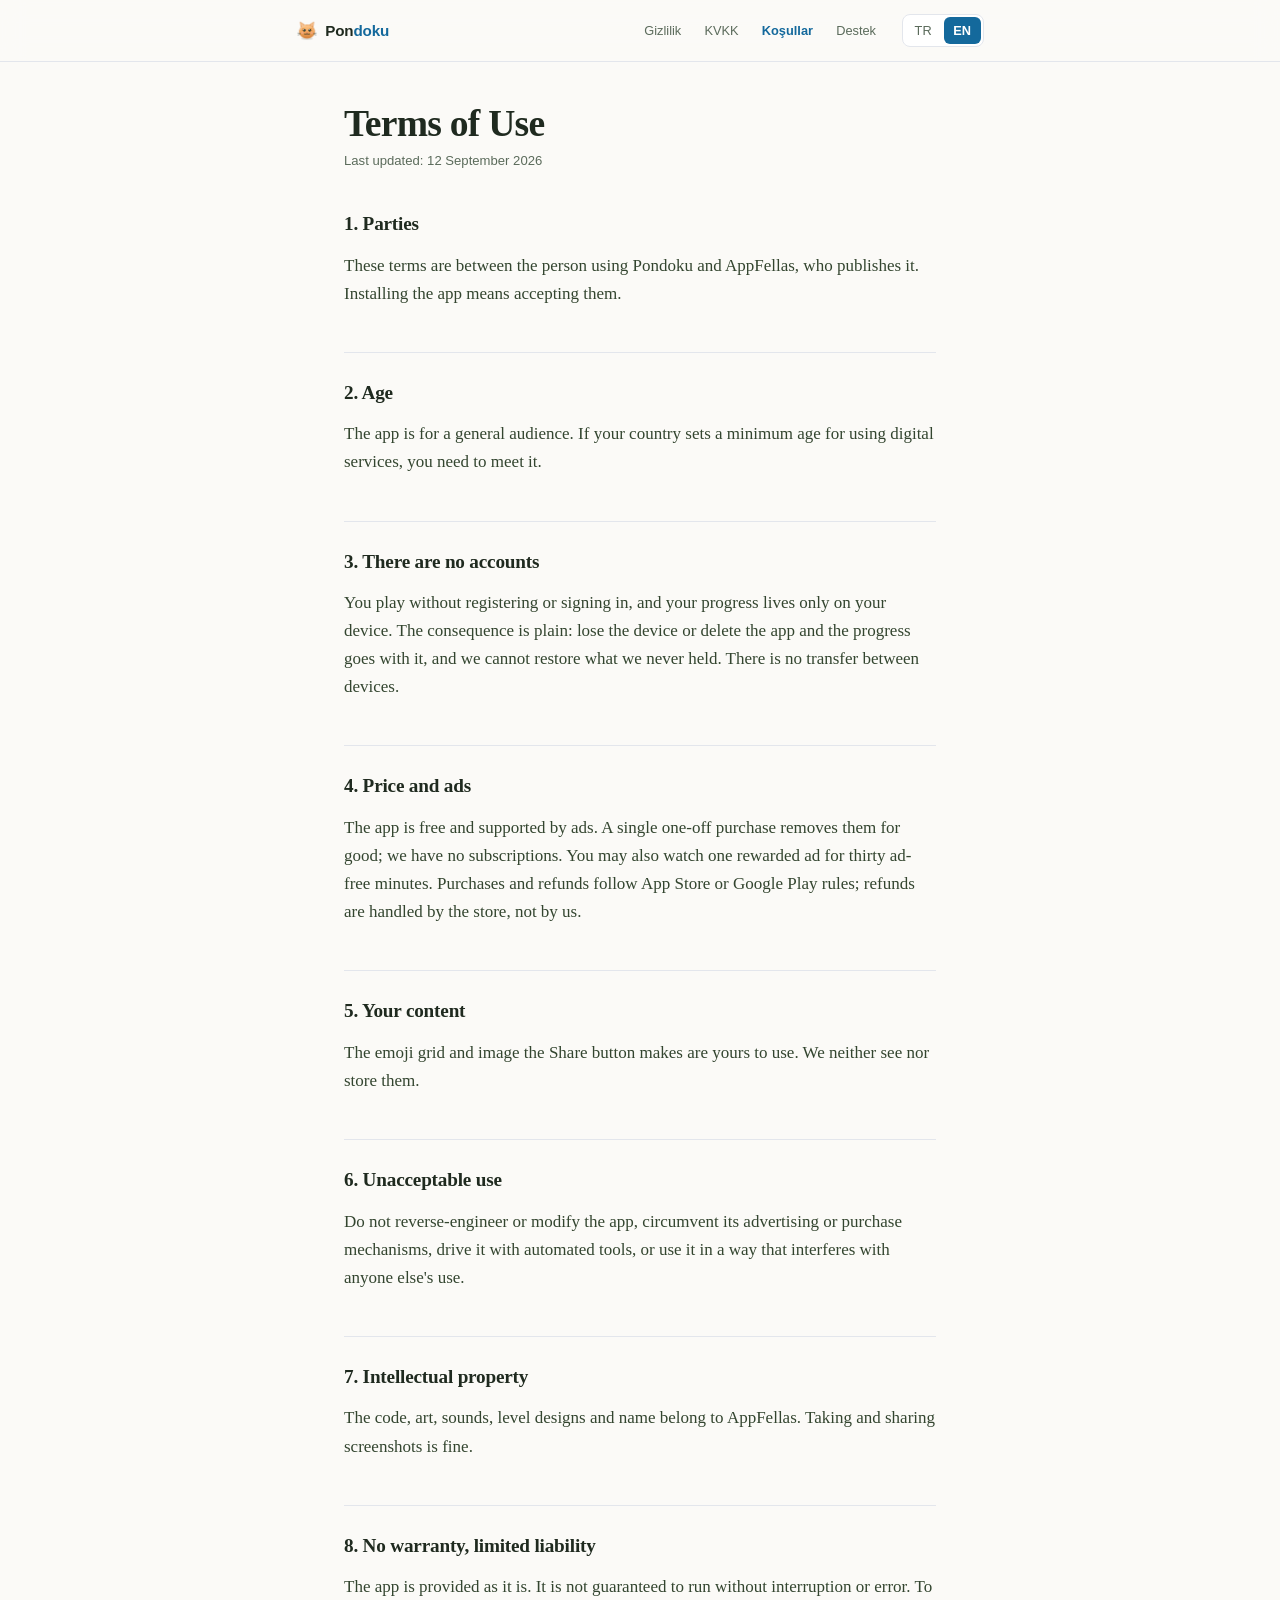
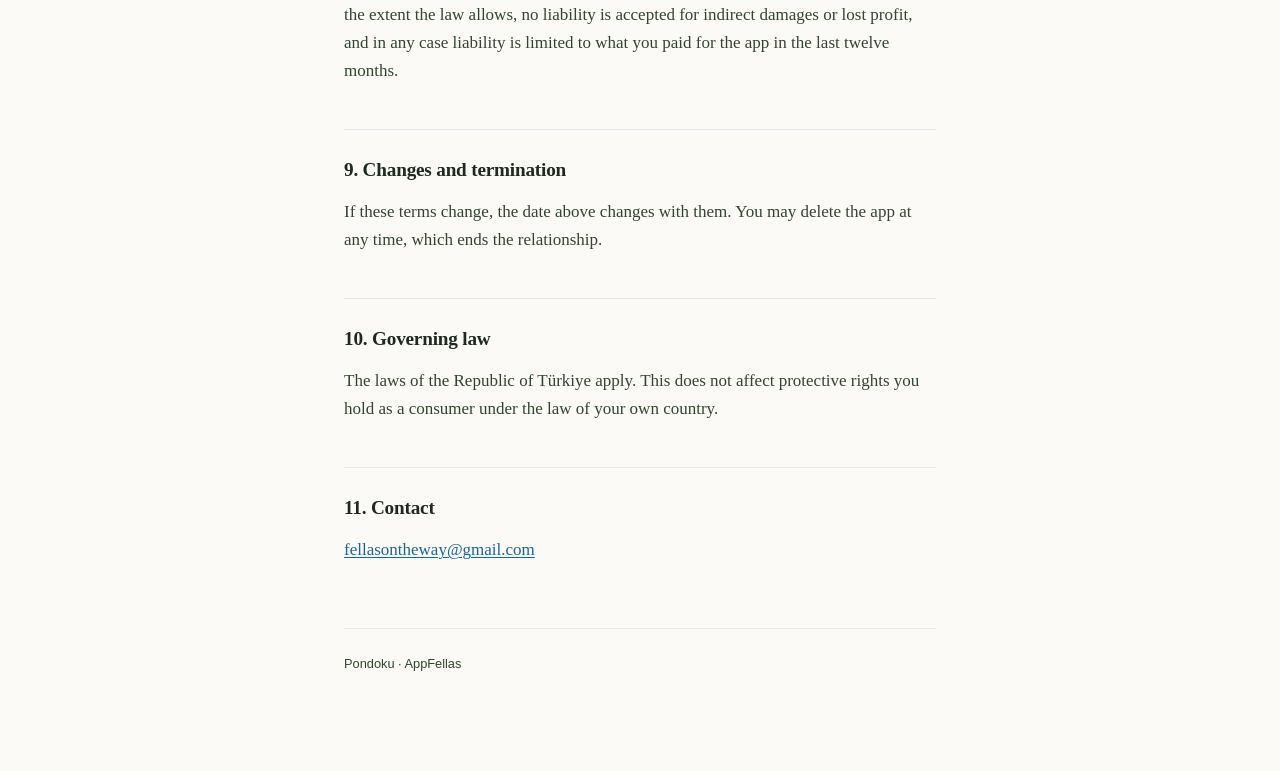
<file: terms.html>
<!doctype html>
<html lang="tr">
<head>
<meta charset="utf-8">
<meta name="viewport" content="width=device-width, initial-scale=1">
<title>Pondoku — Kullanım Koşulları</title>
<meta name="description" content="Pondoku kullanım koşulları: yaş, hesapsız kullanım, ücret ve reklamlar, satın alma, sorumluluk sınırı.">
<link rel="icon" href="icon.png">
<link rel="stylesheet" href="style.css">
</head>
<body data-title-tr="Pondoku — Kullanım Koşulları" data-title-en="Pondoku — Terms of Use">

<header>
  <div class="bar">
    <a class="brand" href="index.html"><img src="icon.png" alt="">Pon<span>doku</span></a>
    <nav class="chrome">
      <a href="privacy.html">Gizlilik</a>
      <a href="kvkk.html">KVKK</a>
      <a href="terms.html" aria-current="page">Koşullar</a>
      <a href="support.html">Destek</a>
    </nav>
    <div class="lang">
      <button type="button" data-set-lang="tr" aria-pressed="true">TR</button>
      <button type="button" data-set-lang="en" aria-pressed="false">EN</button>
    </div>
  </div>
</header>

<main>

<div data-lang="tr" class="active">
  <h1>Kullanım Koşulları</h1>
  <p class="updated">Son güncelleme: 12 Eylül 2026</p>

  <h2>1. Taraflar</h2>
  <p>Bu koşullar, Pondoku uygulamasını kullanan kişi ile uygulamayı yayınlayan
  AppFellas arasındadır. Uygulamayı kurduğunda bu koşulları kabul etmiş
  olursun.</p>

  <h2>2. Yaş</h2>
  <p>Uygulama genel kitleye yöneliktir. Bulunduğun ülkede dijital hizmet
  kullanımı için bir yaş sınırı varsa ona uyman gerekir.</p>

  <h2>3. Hesap yoktur</h2>
  <p>Kayıt olmadan, giriş yapmadan oynanır. İlerlemen yalnız cihazında durur.
  Bunun doğal sonucu: cihazı kaybedersen ya da uygulamayı silersen ilerleme de
  gider, bizde bir kopyası olmadığı için geri getiremeyiz. Cihaz değiştirirken
  taşıma özelliği bulunmamaktadır.</p>

  <h2>4. Ücret ve reklamlar</h2>
  <p>Uygulama ücretsizdir ve reklamla desteklenir. Reklamları kalıcı kaldırmak
  için tek seferlik bir satın alma sunulur; aboneliğimiz yoktur. İstersen bir
  ödüllü reklam izleyip otuz dakika reklamsız oynayabilirsin. Satın alma ve iade
  işlemleri App Store veya Google Play kurallarına tabidir; iadeyi biz değil
  mağaza yürütür.</p>

  <h2>5. İçeriğin</h2>
  <p>Paylaş düğmesiyle oluşturduğun emoji ızgarası ve görsel senin kullanımına
  açıktır. Bunları biz saklamıyor ve görmüyoruz.</p>

  <h2>6. Kabul edilmeyen kullanım</h2>
  <p>Uygulamayı tersine mühendislik yoluyla değiştirmek, reklam ve satın alma
  mekanizmalarını atlatmak, otomatik araçlarla çalıştırmak ya da başkalarının
  kullanımını engelleyecek şekilde kullanmak kabul edilmez.</p>

  <h2>7. Fikri mülkiyet</h2>
  <p>Uygulamanın kodu, görselleri, sesleri, bölüm tasarımları ve adı AppFellas'a
  aittir. Ekran görüntüsü almak ve paylaşmak serbesttir.</p>

  <h2>8. Garanti reddi ve sorumluluk sınırı</h2>
  <p>Uygulama olduğu gibi sunulur. Kesintisiz ya da hatasız çalışacağı garanti
  edilmez. Yürürlükteki hukukun izin verdiği ölçüde, dolaylı zararlardan ve kâr
  kaybından sorumluluk kabul edilmez; her hâlde sorumluluk, son on iki ayda
  uygulama için ödediğin tutarla sınırlıdır.</p>

  <h2>9. Değişiklikler ve son verme</h2>
  <p>Koşullar değişirse üstündeki tarih değişir. Uygulamayı dilediğin an
  silebilirsin; bu, ilişkinin sona ermesi anlamına gelir.</p>

  <h2>10. Uygulanacak hukuk</h2>
  <p>Türkiye Cumhuriyeti hukuku uygulanır. Tüketici olarak kendi ülkenin
  koruyucu hükümlerinden doğan haklarını bu madde etkilemez.</p>

  <h2>11. İletişim</h2>
  <p><a href="mailto:fellasontheway@gmail.com">fellasontheway@gmail.com</a></p>
</div>

<div data-lang="en">
  <h1>Terms of Use</h1>
  <p class="updated">Last updated: 12 September 2026</p>

  <h2>1. Parties</h2>
  <p>These terms are between the person using Pondoku and AppFellas, who
  publishes it. Installing the app means accepting them.</p>

  <h2>2. Age</h2>
  <p>The app is for a general audience. If your country sets a minimum age for
  using digital services, you need to meet it.</p>

  <h2>3. There are no accounts</h2>
  <p>You play without registering or signing in, and your progress lives only on
  your device. The consequence is plain: lose the device or delete the app and
  the progress goes with it, and we cannot restore what we never held. There is
  no transfer between devices.</p>

  <h2>4. Price and ads</h2>
  <p>The app is free and supported by ads. A single one-off purchase removes
  them for good; we have no subscriptions. You may also watch one rewarded ad
  for thirty ad-free minutes. Purchases and refunds follow App Store or Google
  Play rules; refunds are handled by the store, not by us.</p>

  <h2>5. Your content</h2>
  <p>The emoji grid and image the Share button makes are yours to use. We
  neither see nor store them.</p>

  <h2>6. Unacceptable use</h2>
  <p>Do not reverse-engineer or modify the app, circumvent its advertising or
  purchase mechanisms, drive it with automated tools, or use it in a way that
  interferes with anyone else's use.</p>

  <h2>7. Intellectual property</h2>
  <p>The code, art, sounds, level designs and name belong to AppFellas. Taking
  and sharing screenshots is fine.</p>

  <h2>8. No warranty, limited liability</h2>
  <p>The app is provided as it is. It is not guaranteed to run without
  interruption or error. To the extent the law allows, no liability is accepted
  for indirect damages or lost profit, and in any case liability is limited to
  what you paid for the app in the last twelve months.</p>

  <h2>9. Changes and termination</h2>
  <p>If these terms change, the date above changes with them. You may delete the
  app at any time, which ends the relationship.</p>

  <h2>10. Governing law</h2>
  <p>The laws of the Republic of Türkiye apply. This does not affect protective
  rights you hold as a consumer under the law of your own country.</p>

  <h2>11. Contact</h2>
  <p><a href="mailto:fellasontheway@gmail.com">fellasontheway@gmail.com</a></p>
</div>



<footer>
  <p>Pondoku · AppFellas</p>
</footer>

<script src="lang.js"></script>
</body>
</html>
</file>
<file: style.css>
/* Pondoku yasal sayfaları — tek stil dosyası, dış bağımlılık yok.
   Palet uygulamanın kendi suyundan geliyor: gölet mavisi #1C7FB6, nilüfer
   yeşili #4E9A62, mürekkep #1F2A1F.

   Mavi beyaz zeminde bağlantı rengi olarak 4,6:1 veriyor, koyu temada
   açılıyor. Vurgu rengi yalnız bağlantı ve çerçevede kullanılıyor. */

:root {
  --bg:        #FBFAF7;
  --surface:   #FFFFFF;
  --ink:       #1F2A1F;
  --ink-soft:  #33452F;
  --ink-mute:  #5B6B5B;
  --rule:      #E3E6EC;
  --accent:    #14699C;
  --accent-bg: #E3F1F9;
  --warn-bg:   #FFF4E5;
  --warn-ink:  #7A4B00;
  --warn-rule: #F0C98A;
}

@media (prefers-color-scheme: dark) {
  :root {
    --bg:        #0C2634;
    --surface:   #14384A;
    --ink:       #E8F3E8;
    --ink-soft:  #C6DAD0;
    --ink-mute:  #9DB3A4;
    --rule:      #1F5570;
    --accent:    #7FD1F0;
    --accent-bg: #163F55;
    --warn-bg:   #241C10;
    --warn-ink:  #F0C98A;
    --warn-rule: #4E3D1C;
  }
}

/* Okuyucunun tema düğmesi medya sorgusunu her iki yönde de ezmeli. */
:root[data-theme="light"] {
  --bg: #FBFAF7; --surface: #FFFFFF; --ink: #1F2A1F; --ink-soft: #33452F;
  --ink-mute: #5B6B5B; --rule: #E3E6EC; --accent: #14699C; --accent-bg: #E3F1F9;
  --warn-bg: #FFF4E5; --warn-ink: #7A4B00; --warn-rule: #F0C98A;
}
:root[data-theme="dark"] {
  --bg: #0C2634; --surface: #14384A; --ink: #E8F3E8; --ink-soft: #C6DAD0;
  --ink-mute: #9DB3A4; --rule: #1F5570; --accent: #7FD1F0; --accent-bg: #163F55;
  --warn-bg: #241C10; --warn-ink: #F0C98A; --warn-rule: #4E3D1C;
}

* { box-sizing: border-box; }

body {
  margin: 0;
  background: var(--bg);
  color: var(--ink);
  /* Uzun hukuki metin için serif; arayüz parçaları sans. */
  font: 400 17px/1.65 Georgia, 'Times New Roman', serif;
  -webkit-text-size-adjust: 100%;
}

.chrome {
  font-family: -apple-system, BlinkMacSystemFont, 'Segoe UI', Roboto, sans-serif;
}

/* ---------- Üst şerit ---------- */

header {
  position: sticky;
  top: 0;
  z-index: 10;
  background: color-mix(in srgb, var(--bg) 88%, transparent);
  backdrop-filter: blur(12px);
  border-bottom: 1px solid var(--rule);
}

.bar {
  max-width: 46rem;
  margin: 0 auto;
  padding: 0.85rem 1.5rem;
  display: flex;
  align-items: center;
  gap: 1rem;
  flex-wrap: wrap;
}

.brand {
  font-family: -apple-system, BlinkMacSystemFont, 'Segoe UI', Roboto, sans-serif;
  font-weight: 650;
  font-size: 0.95rem;
  letter-spacing: -0.01em;
  color: var(--ink);
  text-decoration: none;
  display: inline-flex;
  align-items: center;
}
/* ★ `gap` KULLANILMAZ: "Kin" ile <span>so</span> ayrı birer anonim flex öğesi
   olur ve marka adı "Kin so" diye ikiye ayrılır. Boşluk yalnız ikonun sağında. */
.brand img {
  width: 22px; height: 22px; border-radius: 6px; display: block;
  margin-right: 0.45rem;
}
.brand span { color: var(--accent); }

nav {
  display: flex;
  gap: 0.25rem;
  margin-left: auto;
  flex-wrap: wrap;
}

nav a, .lang button {
  font-family: -apple-system, BlinkMacSystemFont, 'Segoe UI', Roboto, sans-serif;
  font-size: 0.8rem;
  color: var(--ink-mute);
  text-decoration: none;
  padding: 0.35rem 0.6rem;
  border-radius: 6px;
  border: 0;
  background: transparent;
  cursor: pointer;
  line-height: 1.2;
}
nav a:hover, .lang button:hover { color: var(--ink); background: var(--accent-bg); }
nav a[aria-current="page"] { color: var(--accent); font-weight: 600; }

.lang {
  display: flex;
  gap: 0.15rem;
  padding: 0.15rem;
  background: var(--surface);
  border: 1px solid var(--rule);
  border-radius: 8px;
}
.lang button[aria-pressed="true"] {
  background: var(--accent);
  color: var(--surface);
  font-weight: 600;
}

/* ---------- Gövde ---------- */

main {
  max-width: 40rem;
  margin: 0 auto;
  padding: 2.5rem 1.5rem 5rem;
}

h1 {
  font-size: clamp(1.75rem, 5vw, 2.35rem);
  line-height: 1.15;
  letter-spacing: -0.02em;
  margin: 0 0 0.35rem;
  text-wrap: balance;
}

.updated {
  font-family: -apple-system, BlinkMacSystemFont, 'Segoe UI', Roboto, sans-serif;
  font-size: 0.82rem;
  color: var(--ink-mute);
  margin: 0 0 2.25rem;
}

h2 {
  font-size: 1.2rem;
  letter-spacing: -0.01em;
  margin: 2.75rem 0 0.75rem;
  padding-top: 1.5rem;
  border-top: 1px solid var(--rule);
  text-wrap: balance;
}
h2:first-of-type { border-top: 0; padding-top: 0; margin-top: 2rem; }

h3 {
  font-family: -apple-system, BlinkMacSystemFont, 'Segoe UI', Roboto, sans-serif;
  font-size: 0.95rem;
  margin: 1.75rem 0 0.5rem;
  color: var(--ink);
}

p, li { color: var(--ink-soft); }
p { margin: 0 0 1.1rem; }
strong { color: var(--ink); font-weight: 700; }

ul { margin: 0 0 1.1rem; padding-left: 1.3rem; }
li { margin-bottom: 0.5rem; }

a { color: var(--accent); text-decoration-thickness: 1px; text-underline-offset: 2px; }

/* Uzun URL'ler dar ekranda taşmasın. */
a[href^="http"] { overflow-wrap: anywhere; }

/* Ayarlar yolu, olay adı gibi birebir alıntılar. */
code {
  font-family: ui-monospace, SFMono-Regular, Menlo, monospace;
  font-size: 0.85em;
  background: var(--accent-bg);
  color: var(--ink);
  border-radius: 4px;
  padding: 0.1em 0.35em;
}

/* ---------- Doldurulacak alanlar ---------- */

mark.todo {
  background: var(--warn-bg);
  color: var(--warn-ink);
  border: 1px dashed var(--warn-rule);
  border-radius: 4px;
  padding: 0.05em 0.35em;
  font-family: ui-monospace, SFMono-Regular, Menlo, monospace;
  font-size: 0.85em;
  font-style: normal;
}

.notice {
  background: var(--warn-bg);
  border: 1px solid var(--warn-rule);
  border-radius: 10px;
  padding: 1rem 1.15rem;
  margin: 0 0 2.5rem;
  font-family: -apple-system, BlinkMacSystemFont, 'Segoe UI', Roboto, sans-serif;
  font-size: 0.87rem;
  line-height: 1.55;
  color: var(--warn-ink);
}
.notice p { color: inherit; margin: 0; }
.notice strong { color: inherit; }

/* ---------- Özet kutusu (uzun metnin başındaki kısa cevap) ---------- */

.ozet {
  background: var(--surface);
  border: 1px solid var(--rule);
  border-left: 3px solid var(--accent);
  border-radius: 10px;
  padding: 1.15rem 1.35rem 0.3rem;
  margin: 0 0 2.5rem;
}
.ozet p:last-child { margin-bottom: 1.1rem; }

/* ---------- Dil değişimi ---------- */

[data-lang] { display: none; }
[data-lang].active { display: block; }

/* ---------- Ayak ---------- */

footer {
  border-top: 1px solid var(--rule);
  margin-top: 4rem;
  padding-top: 1.5rem;
  font-family: -apple-system, BlinkMacSystemFont, 'Segoe UI', Roboto, sans-serif;
  font-size: 0.8rem;
  color: var(--ink-mute);
}
footer a { color: var(--ink-mute); }

:focus-visible {
  outline: 2px solid var(--accent);
  outline-offset: 2px;
  border-radius: 4px;
}

/* ---------- Kart listesi (giriş sayfası) ---------- */

.cards { display: grid; gap: 0.85rem; margin: 2rem 0 0; padding: 0; list-style: none; }
.cards li { margin: 0; }
.cards a {
  display: block;
  background: var(--surface);
  border: 1px solid var(--rule);
  border-radius: 12px;
  padding: 1.1rem 1.25rem;
  text-decoration: none;
  color: inherit;
}
.cards a:hover { border-color: var(--accent); }
.cards h3 {
  font-family: -apple-system, BlinkMacSystemFont, 'Segoe UI', Roboto, sans-serif;
  margin: 0 0 0.2rem;
  font-size: 1rem;
  color: var(--ink);
}
.cards p { margin: 0; font-size: 0.9rem; color: var(--ink-mute); }
</file>
